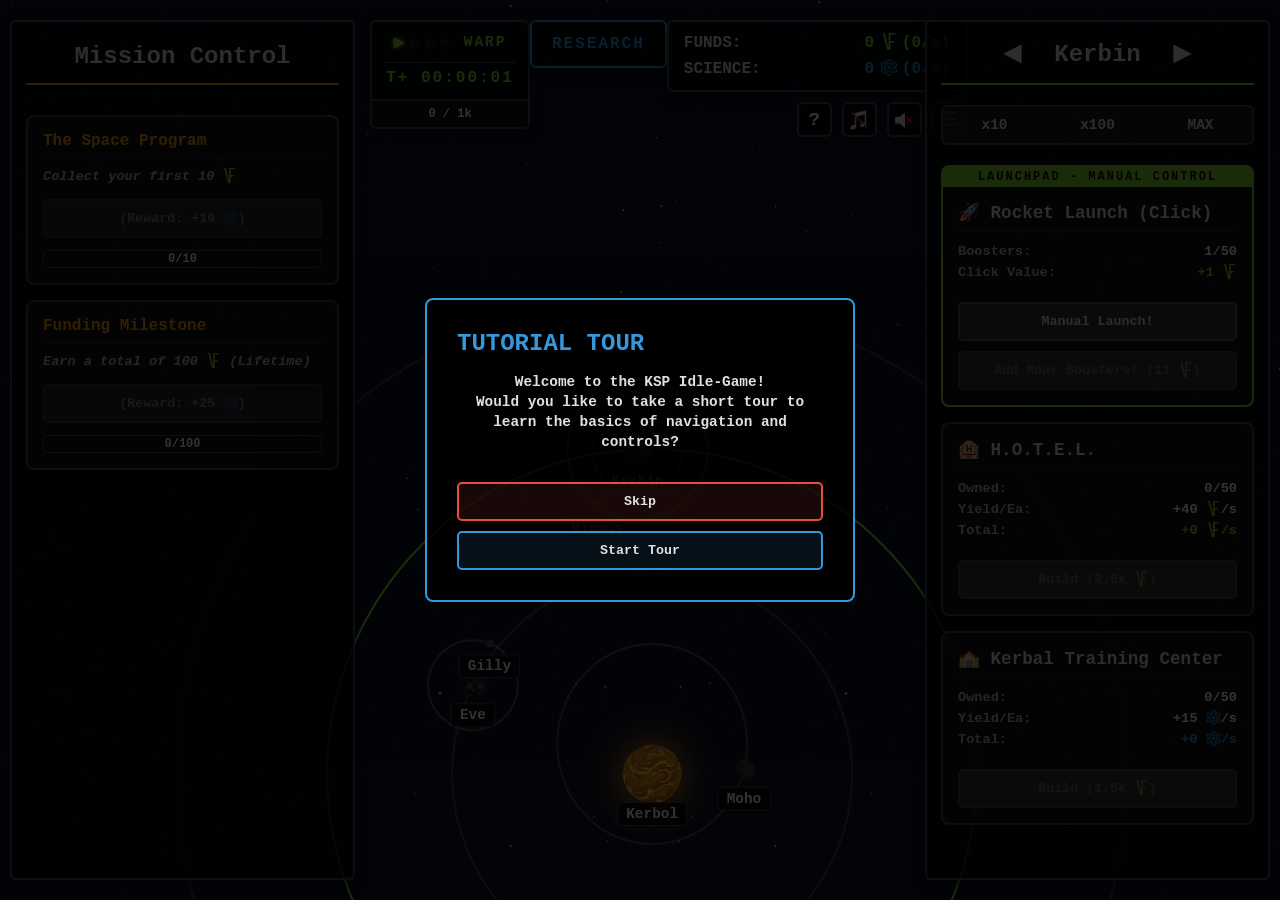
<file: index.html>
<!DOCTYPE html>
<html lang="en">
<head>
    <meta charset="UTF-8">
    <meta name="viewport" content="width=device-width, initial-scale=1.0">
    <title>Kerbal Clicker Program</title>
    <link rel="stylesheet" href="style.css">
	<meta name="google-site-verification" content="v-sbRP_MVW_QKXDUlluKxPLDmi3a16ONl73kzOwYSAQ" />
	<link rel="icon" href="textures/favicon.png">
</head>
<body>
    <main id="game-container">
		<div id="mobile-tab-nav" class="hidden-desktop">
            <button id="tab-mission" class="mobile-tab active" onclick="switchMobileTab('mission')">
				<div id="mobile-tab-mission-text">Missions</div>
				<div id="mobile-mission-indicator" class="hidden">!</div>
			</button>
            <button id="tab-action" class="mobile-tab" onclick="switchMobileTab('action')">Economy</button>
			<button id="tab-rnd" class="mobile-tab" onclick="document.getElementById('btn-rnd').click()">
				<div id="mobile-tab-rnd-text">RESEARCH</div>
				<div id="mobile-rnd-indicator" class="hidden">!</div>
			</button>
        </div>
	
        <aside id="mission-panel" class="side-panel">
            <h2 id="leftPanel-title">Mission Control</h2>
            <div id="missions-container">
            </div>
        </aside>

        <section id="solar-system-map">
			<div id="map-content">
				<!-- SVG Layer für die performanten Orbits -->
				<svg id="orbit-svg-layer" style="position: absolute; top: 50%; left: 50%; overflow: visible; pointer-events: none; z-index: 0;"></svg>
				<div id="asteroid-layer"></div>

				<!-- Globale AP und PE Marker -->
				<div class="apsis-marker" id="global-ap-marker" style="display: none;">Ap</div>
				<div class="apsis-marker" id="global-pe-marker" style="display: none;">Pe</div>

				<!-- Kerbol (Sun) -->
				<div class="sun" id="kerbol" onclick="selectPlanet('kerbol')">
					<span class="planet-label sun-label">Kerbol</span>
				</div>
				
				<!-- Moho -->
				<div class="planet-wrapper" id="wrapper-moho">
					<div class="planet planet-moho locked" id="planet-moho" onclick="selectPlanet('moho')"></div>
					<span class="planet-label">Moho</span>
				</div>
				
				<!-- Eve System -->
				<div class="planet-wrapper" id="wrapper-eve">
					<div class="planet planet-eve locked" id="planet-eve" onclick="selectPlanet('eve')"></div>
					<span class="planet-label">Eve</span>
					
					<!-- Gilly System -->
					<div class="planet-wrapper" id="wrapper-gilly">
						<div class="planet planet-gilly locked" id="planet-gilly" onclick="selectPlanet('gilly'); event.stopPropagation();"></div>
						<span class="planet-label">Gilly</span>
					</div>
				</div>
				
				<!-- Kerbin System -->
				<div class="planet-wrapper" id="wrapper-kerbin">
					<div class="planet planet-kerbin" id="planet-kerbin" onclick="selectPlanet('kerbin')"></div>
					<span class="planet-label">Kerbin</span>

					<!-- Mun System -->
					<div class="planet-wrapper" id="wrapper-mun">
						<div class="planet planet-mun locked" id="planet-mun" onclick="selectPlanet('mun'); event.stopPropagation();"></div>
						<span class="planet-label">Mun</span>
					</div>
					
					<!-- Minmus System -->
					<div class="planet-wrapper" id="wrapper-minmus">
						<div class="planet planet-minmus locked" id="planet-minmus" onclick="selectPlanet('minmus'); event.stopPropagation();"></div>
						<span class="planet-label">Minmus</span>
					</div>
				</div>
				
				<!-- Duna System -->
				<div class="planet-wrapper" id="wrapper-duna">
					<div class="planet planet-duna locked" id="planet-duna" onclick="selectPlanet('duna')"></div>
					<span class="planet-label">Duna</span>

					<!-- Ike System -->
					<div class="planet-wrapper" id="wrapper-ike">
						<div class="planet planet-ike locked" id="planet-ike" onclick="selectPlanet('ike'); event.stopPropagation();"></div>
						<span class="planet-label">Ike</span>
					</div>
				</div>
				
				<!-- Dres -->
				<div class="planet-wrapper planet-hidden" id="wrapper-dres">
					<div class="planet planet-dres locked" id="planet-dres" onclick="selectPlanet('dres')"></div>
					<span class="planet-label">Dres</span>
				</div>
				
				<!-- Jool System -->
				<div class="planet-wrapper" id="wrapper-jool">
					<div class="planet planet-jool locked" id="planet-jool" onclick="selectPlanet('jool')"></div>
					<span class="planet-label">Jool</span>
					
					<!-- Laythe System -->
					<div class="planet-wrapper" id="wrapper-laythe">
						<div class="planet planet-laythe locked" id="planet-laythe" onclick="selectPlanet('laythe'); event.stopPropagation();"></div>
						<span class="planet-label">Laythe</span>
					</div>
					
					<!-- Vall System -->
					<div class="planet-wrapper" id="wrapper-vall">
						<div class="planet planet-vall locked" id="planet-vall" onclick="selectPlanet('vall'); event.stopPropagation();"></div>
						<span class="planet-label">Vall</span>
					</div>
					
					<!-- Tylo System -->
					<div class="planet-wrapper" id="wrapper-tylo">
						<div class="planet planet-tylo locked" id="planet-tylo" onclick="selectPlanet('tylo'); event.stopPropagation();"></div>
						<span class="planet-label">Tylo</span>
					</div>
					
					<!-- Bop System -->
					<div class="planet-wrapper" id="wrapper-bop">
						<div class="planet planet-bop locked" id="planet-bop" onclick="selectPlanet('bop'); event.stopPropagation();"></div>
						<span class="planet-label">Bop</span>
					</div>
					
					<!-- Pol System -->
					<div class="planet-wrapper" id="wrapper-pol">
						<div class="planet planet-pol locked" id="planet-pol" onclick="selectPlanet('pol'); event.stopPropagation();"></div>
						<span class="planet-label">Pol</span>
					</div>
				</div>
				
				<!-- Eeloo -->
				<div class="planet-wrapper" id="wrapper-eeloo">
					<div class="planet planet-eeloo locked" id="planet-eeloo" onclick="selectPlanet('eeloo')"></div>
					<span class="planet-label" style="display: inline-block;">Eeloo</span>
				</div>
			</div>
            <div id="top-ui-layer">
				<div id="time-warp-container">
					<div id="warp-controls">
						<div id="warp-triangles">
							<span class="warp-arrow active" onclick="setWarpIndex(0)">▶</span>
							<span class="warp-arrow" onclick="setWarpIndex(1)">▶</span>
							<span class="warp-arrow" onclick="setWarpIndex(2)">▶</span>
							<span class="warp-arrow" onclick="setWarpIndex(3)">▶</span>
						</div>
						<div id="warp-label">WARP</div>
					</div>
					<div id="mission-time">T+ 00:00:00</div>
					<div id="warp-progress-container" class="mission-progress-container" onclick="attemptWarpUnlock()" style="display: none;">
						<div id="warp-progress-bar" class="mission-progress-bar"></div>
						<span id="warp-progress-text" class="mission-progress-text">0 / 0</span>
					</div>
				</div>
				
				<div id="rnd-content">
					<button id="btn-rnd" class="ksp-button">
						<div id="btn-text">
							<span class="rnd-text-long">RESEARCH &amp; DEVELOPMENT</span>
							<span class="rnd-text-short">RESEARCH</span>
						</div>
						<div id="rnd-indicator" class="hidden">!</div>
					</button>
				</div>	
				
				<div id="top-right-ui-container">
					<div id="resource-display">
						<span class="label">FUNDS:</span>
						<div class="resource-sum">
							<span id="ui-funds" class="value text-green">0</span> 
							<span class="currency"><img src="textures/Funds_Icon.png" alt="Funds" class="resource-icon"></span>
						</div>
						<div class="resource-income text-green small-income">
							(<span id="ui-income">0</span>/s)
						</div>
						<span class="label">SCIENCE:</span>
						<div class="resource-sum">
							<span id="ui-science" class="value text-blue">0</span> 
							<span class="currency"><img src="textures/Science_Icon.png" alt="Science" class="resource-icon"></span>
						</div>
						<div class="resource-income text-blue small-income">
							(<span id="ui-science-income">0</span>/s)
						</div>
					</div>
					<div id="utility-buttons">
						<button id="btn-debug-menu" class="utility-btn" title="Debug Menu" style="display: none; color: #f39c12;">🛠</button>
						<button id="btn-help-menu" class="utility-btn" title="Help">?</button>
						<button class="music-toggle-btn utility-btn icon-music-off" title="Music">
							<img id="music-icon" src="textures/MusicOff_Icon.png" alt="Music Off">
						</button>
						<button class="sound-toggle-btn utility-btn icon-sound-off" title="Sound">
							<img id="sound-icon" src="textures/SoundOff_Icon.png" alt="Sound Off">
						</button>
						<button id="btn-pause-menu" class="utility-btn" title="Pause">☰</button>
					</div>
				</div>
			</div>
			<div id="map-controls">
				<input type="range" id="zoom-slider" min="0.3" max="6" step="0.05" value="1">
			</div>
        </section>

        <section id="action-panel">
            <div class="panel-header-nav">
                <button id="btn-prev-planet" class="nav-arrow">◄</button>
                <h2 id="panel-title">Planet Name</h2>
                <button id="btn-next-planet" class="nav-arrow">►</button>
				<button id="mobile-buy-toggle" class="ksp-button mobile-buy-toggle hidden-desktop">x1</button>
            </div>
			
			<div id="buy-toggle-container" class="buy-toggle-container hidden">
				<div id="buy-toggle-slider" class="buy-toggle-slider"></div>
				<button class="buy-toggle-btn" data-mode="10">x10</button>
				<button class="buy-toggle-btn" data-mode="100">x100</button>
				<button class="buy-toggle-btn" data-mode="MAX">MAX</button>
			</div>

			<div id="unlock-section" class="hidden">
				<div id="unlock-scroll-area">
					<div id="unlock-req-text" class="hidden" style="color: var(--ksp-red); font-size: 0.9rem; margin-bottom: 10px; text-align: center; font-style: italic;"></div>
					<div id="transfer-chance-text"></div>
					<button id="btn-unlock" class="ksp-button btn-green">
						Launch Transfer Mission<br>
						(Cost: <span id="unlock-cost">0</span> <img src="textures/Funds_Icon.png" alt="Funds" class="resource-icon">)
					</button>
					<!-- Transfer Progress Bar (Standardmäßig versteckt) -->
					<div id="transfer-progress-container" class="mission-progress-container hidden" style="margin-top: 15px;">
						<div id="transfer-progress-bar" class="transfer-progress-bar"></div>
						<span id="transfer-progress-text" class="mission-progress-text">T - 00:00</span>
					</div>
					<button id="btn-transfer-fail-confirm" class="ksp-button btn-red hidden">Confirm</button>
					<!-- Rocket Assembly & Upgrades Container (Standardmäßig versteckt) -->
					<div id="rocket-assembly-container" class="action-card" style="margin-top: 15px;">
						<div class="rocket-assembly-title">Rocket Assembly &amp; Upgrades</div>
						<div class="rocket-assembly-wrapper">
							<img src="textures/rocketStaging.png" alt="Rocket Staging" class="rocket-assembly-img">
							<div id="rocket-upgrade-a" class="rocket-upgrade-label label-a">[A]<br>0/5</div>
							<div id="rocket-upgrade-b" class="rocket-upgrade-label label-b">[B]<br>0/5</div>
							<div id="rocket-upgrade-c" class="rocket-upgrade-label label-c">[C]<br>0/5</div>
							<div id="rocket-upgrade-d" class="rocket-upgrade-label label-d">[D]<br>0/5</div>
							<div id="rocket-upgrade-e" class="rocket-upgrade-label label-e">[E]<br>0/5</div>
							<div id="rocket-upgrade-f" class="rocket-upgrade-label label-f">[F]<br>0/5</div>
						</div>
						
						<!-- Grid für die direkten Raketen-Upgrades -->
						<div class="rocket-upgrades-grid">
							<button id="btn-upgrade-a" class="ksp-button btn-upgrade">Upgrade [A]<br>Capsule<br>
							<span id="upgrade-a-cost">0</span> <img src="textures/Funds_Icon.png" alt="Funds" class="resource-icon">
							</button>
							<button id="btn-upgrade-b" class="ksp-button btn-upgrade">Upgrade [B]<br>Antenna<br>
							<span id="upgrade-b-cost">0</span> <img src="textures/Funds_Icon.png" alt="Funds" class="resource-icon">
							</button>
							<button id="btn-upgrade-c" class="ksp-button btn-upgrade">Upgrade [C]<br>Batterie<br>
							<span id="upgrade-c-cost">0</span> <img src="textures/Funds_Icon.png" alt="Funds" class="resource-icon">
							</button>
							<button id="btn-upgrade-d" class="ksp-button btn-upgrade">Upgrade [D]<br>Fuel Tank<br>
							<span id="upgrade-d-cost">0</span> <img src="textures/Funds_Icon.png" alt="Funds" class="resource-icon">
							</button>
							<button id="btn-upgrade-e" class="ksp-button btn-upgrade">Upgrade [E]<br>Main Engine<br>
							<span id="upgrade-e-cost">0</span> <img src="textures/Funds_Icon.png" alt="Funds" class="resource-icon">
							</button>
							<button id="btn-upgrade-f" class="ksp-button btn-upgrade">Upgrade [F]<br>Stabilizers<br>
							<span id="upgrade-f-cost">0</span> <img src="textures/Funds_Icon.png" alt="Funds" class="resource-icon">
							</button>
						</div>
						
						<div id="rocket-assembly-footer">Higher levels improve success chance</div>
					</div>
				</div>
			</div>
		 
			<div id="economy-section" class="hidden">
				<div id="economy-scroll-area"></div>
			</div>
        </section>
    </main>

    <div id="rnd-modal" class="modal hidden">
        <div id="rnd-modal-content" class="modal-content">
            <div id="rnd-modal-header" class="modal-header">
                <h2>Research & Development (Tech Tree)</h2>
                <button id="btn-close-rnd" class="close-btn">X</button>
            </div>
            <p id="rnd-modal-p">
				Use Science <img src="textures/Science_Icon.png" alt="Science" class="resource-icon"> to unlock technologies. 
				<span id="rnd-science-display" class="text-blue" style="margin-left: 10px;">(Current: 0 <img src="textures/Science_Icon.png" alt="Science" class="resource-icon">)</span>
			</p>
            <div id="upgrades-container" class="tech-tree-viewport">
                <div id="tech-tree-canvas" class="tech-tree-canvas"></div>
            </div>
        </div>
    </div>

    <div id="esc-modal" class="modal hidden">
        <div class="modal-content esc-menu-content">
            <div class="modal-header">
                <h2>GAME PAUSED</h2>
                <button id="btn-close-esc" class="close-btn">X</button>
            </div>
            <div class="esc-menu-buttons">
                <button id="btn-resume" class="ksp-button btn-green">RESUME GAME</button>
				<button id="btn-feedback" class="ksp-button btn-blue">GIVE FEEDBACK</button>
                <button id="btn-reset" class="ksp-button btn-red">ABORT PROGRAM</button>
				
				<div class="esc-separator"></div>
				
				<div class="esc-sliders">
					<div class="slider-group">
						<button id="btn-toggle-music" class="music-toggle-btn utility-btn icon-sound-off" title="Music">
						<img id="music-icon" src="textures/MusicOff_Icon.png" alt="Music Off">
						</button>
						<input type="range" id="slider-music" class="ksp-slider" min="0" max="100" value="50">
					</div>
					<div class="slider-group">
						<button id="btn-toggle-sound" class="sound-toggle-btn utility-btn icon-sound-off" title="Sound">
							<img id="sound-icon" src="textures/SoundOff_Icon.png" alt="Sound Off">
						</button>
						<input type="range" id="slider-sound" class="ksp-slider" min="0" max="100" value="50">
					</div>
				</div>
				<div class="esc-separator"></div>
				<div class="checkbox-group" style="display: flex; justify-content: center; align-items: center; margin-top: 15px; color: #fff; font-family: monospace; font-size: 0.9rem;">
					<label style="cursor: pointer; display: flex; align-items: center;">
						<input type="checkbox" id="checkbox-show-labels" checked onchange="togglePlanetLabels(this.checked)" style="margin-right: 10px; cursor: pointer;">
						Show Planet Labels
					</label>
				</div>	
            </div>
        </div>
    </div>
	
	<div id="warp-locked-modal" class="modal hidden">
		<div class="modal-content esc-menu-content" style="border-color: #e74c3c;">
			<div class="modal-header" style="border-bottom: none;">
				<h2 style="color: #e74c3c;">WARP LEVEL LOCKED</h2>
				<button id="btn-close-warp-alert" class="close-btn">X</button>
			</div>
			<p style="margin-bottom: 20px; text-align: center; font-size: 0.9rem; line-height: 1.4;">
				You haven't unlocked this time warp level yet!<br><br>
				Keep collecting Science <img src="textures/Science_Icon.png" alt="Science" class="resource-icon"> for an upgrade.
			</p>
			<div class="esc-menu-buttons">
				<button id="btn-ok-warp-alert" class="ksp-button btn-red">Acknowledge</button>
			</div>
		</div>
	</div>
	
	<div id="reset-confirm-modal" class="modal hidden">
		<div class="modal-content esc-menu-content" style="border-color: #e74c3c;">
			<div class="modal-header" style="border-bottom: none;">
				<h2 style="color: #e74c3c;">WARNING</h2>
				<button id="btn-close-reset-confirm" class="close-btn">X</button>
			</div>
			<p style="margin-bottom: 20px; text-align: center; font-size: 0.9rem; line-height: 1.4;">
				Are you sure you want to abort your program?<br><br>
				This will completely reset your game progress!
			</p>
			<div class="esc-menu-buttons">
				<button id="btn-cancel-reset" class="ksp-button btn-green">No</button>
				<button id="btn-confirm-reset" class="ksp-button btn-red">Reset Progress</button>
			</div>
		</div>
	</div>
	
	<div id="warp-upgrade-modal" class="modal hidden">
		<div class="modal-content esc-menu-content" style="border-color: var(--ksp-blue);">
			<div class="modal-header" style="border-bottom: none;">
				<h2 style="color: var(--ksp-blue);">RESTRUCTURE AGENCY</h2>
				<button id="btn-close-warp-upgrade" class="close-btn">X</button>
			</div>
			<p style="margin-bottom: 20px; text-align: center; font-size: 0.9rem; line-height: 1.4;">
				WARNING: Unlock the next Time-Warp level?<br><br>
				This requires restructuring the agency! Your entire game progress (Funds, Buildings, Research, Contracts) will be completely reset!<br><br>
				Your unlocked warp levels and mission time (T+) will remain permanently.
			</p>
			<div class="esc-menu-buttons">
				<button id="btn-cancel-warp-upgrade" class="ksp-button btn-blue">Cancel</button>
				<button id="btn-confirm-warp-upgrade" class="ksp-button btn-red">Unlock & Restart</button>
			</div>
		</div>
	</div>
	
	<div id="help-modal" class="modal hidden">
		<div class="modal-content help-modal-content">
			<div class="modal-header">
				<h2>HELP</h2>
				<button id="btn-close-help" class="close-btn">X</button>
			</div>
			<div class="button-container">
				<button id="btn-start-tutorial" class="ksp-button btn-blue">Start Tutorial Tour</button>
			</div>
			
			<h3>Hotkeys</h3>
			<div class="hotkeys-list">
				<div class="hotkey-row">
					<span class="hotkey-keys"><kbd>ESC</kbd></span>
					<span class="hotkey-desc">Pause / Close active menu</span>
				</div>
				<div class="hotkey-row">
					<span class="hotkey-keys"><kbd>Space</kbd></span>
					<span class="hotkey-desc">Manual Launch/Click</span>
				</div>
				<div class="hotkey-row">
					<span class="hotkey-keys"><kbd>F</kbd></span>
					<span class="hotkey-desc">Toggle R&D Center</span>
				</div>
				<div class="hotkey-row">
					<span class="hotkey-keys"><kbd>,</kbd> <kbd>.</kbd></span>
					<span class="hotkey-desc">Time Warp Up/Down</span>
				</div>
				<div class="hotkey-row">
					<span class="hotkey-keys"><kbd>A</kbd> <kbd>D</kbd></span>
					<span class="hotkey-desc">Cycle Planets</span>
				</div>
				<div class="hotkey-row">
					<span class="hotkey-keys"><kbd>W</kbd> <kbd>S</kbd></span>
					<span class="hotkey-desc">Cycle Unlocked</span>
				</div>
			</div>
		</div>
	</div>
	
	<div id="debug-modal" class="modal hidden">
		<div class="modal-content esc-menu-content">
			<div class="modal-header" style="border-bottom: none;">
				<h2>DEBUG MENU</h2>
				<button id="btn-close-debug" class="close-btn">X</button>
			</div>
			<div class="esc-menu-buttons">
				<button id="btn-cheat-research" class="ksp-button btn-blue">Unlock All Research</button>
				<button id="btn-cheat-warp" class="ksp-button btn-red">Unlock All Warp Levels</button>
				<button id="btn-cheat-funds-science" class="ksp-button btn-green">+1G Funds & Science</button>
				<button id="btn-cheat-total-science" class="ksp-button btn-blue">+1G total science</button>
				<button id="btn-cheat-planets" class="ksp-button btn-blue">Unlock All Planets</button>
				<button id="btn-cheat-current-planet" class="ksp-button btn-blue">Unlock Selected Planet</button>
			</div>
		</div>
	</div>

	<audio id="bg-music" loop><source src="sounds/music.mp3" type="audio/mpeg"></audio>
    <script src="data.js"></script>
	<script src="asteroids.js"></script>
	<script src="techTree.js"></script>
	<script src="ui.js"></script>
	<script src="audio.js"></script>
	<script src="tutorial.js"></script>
	<script src="game.js"></script>
	<script src="debug.js"></script>
</body>
</html>
</file>
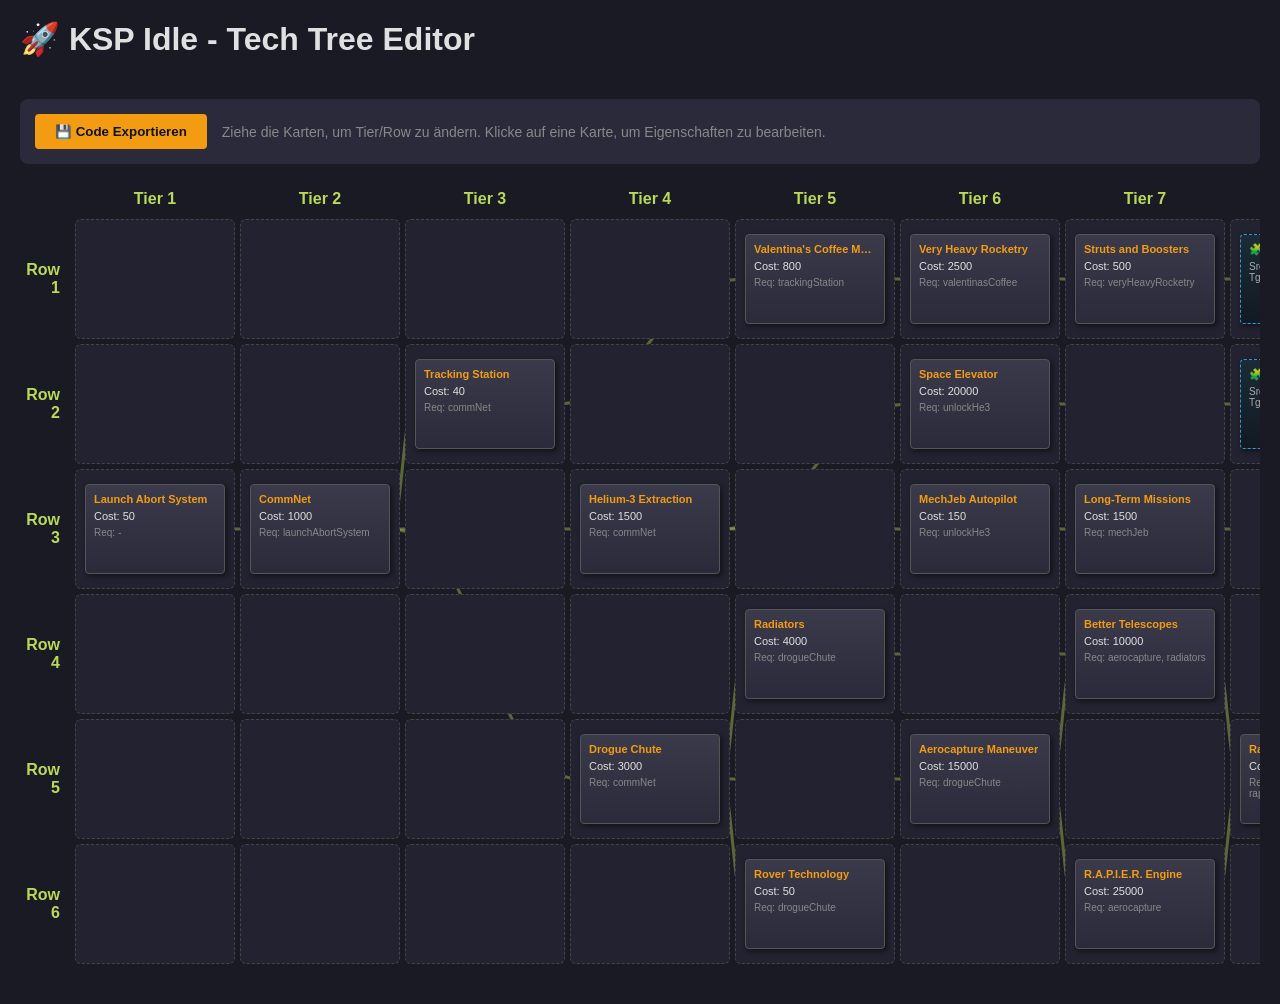
<file: techtree-editor_V4.html>
<!DOCTYPE html>
<html lang="de">
<head>
    <meta charset="UTF-8">
    <meta name="viewport" content="width=device-width, initial-scale=1.0">
    <title>KSP Idle - Tech Tree Editor</title>
    <script src="data.js"></script>
    <style>
        :root {
            --bg-color: #1a1a24;
            --grid-bg: #222230;
            --text-color: #e0e0e0;
            --accent: #bada55;
            --accent-orange: #f39c12;
            --dummy-border: #3498db;
        }
        
        body {
            font-family: 'Segoe UI', Tahoma, Geneva, Verdana, sans-serif;
            background-color: var(--bg-color);
            color: var(--text-color);
            margin: 0;
            padding: 20px;
            display: flex;
            flex-direction: column;
            gap: 20px;
        }

        h1 { margin-top: 0; }

        .toolbar {
            display: flex;
            gap: 15px;
            background: #2a2a3a;
            padding: 15px;
            border-radius: 8px;
            align-items: center;
        }

        button {
            background-color: var(--accent-orange);
            color: #111;
            border: none;
            padding: 10px 20px;
            font-weight: bold;
            cursor: pointer;
            border-radius: 4px;
            transition: transform 0.1s;
        }

        button:active { transform: scale(0.95); }

        .grid-container {
            display: grid;
            grid-template-columns: 50px repeat(12, 160px);
            grid-template-rows: 30px repeat(6, 120px);
            gap: 5px;
            overflow-x: auto;
            padding-bottom: 20px;
            position: relative;
            z-index: 1;
        }

        .header-cell {
            text-align: center;
            font-weight: bold;
            color: var(--accent);
            align-self: center;
        }

        .row-label {
            align-self: center;
            text-align: right;
            padding-right: 10px;
            font-weight: bold;
            color: var(--accent);
        }

        .drop-zone {
            background-color: var(--grid-bg);
            border: 1px dashed #444;
            border-radius: 6px;
            position: relative;
            display: flex;
            align-items: center;
            justify-content: center;
            gap: 4px;
            flex-wrap: wrap;
            z-index: 2;
        }

        .drop-zone.drag-over {
            background-color: #3a3a4a;
            border-color: var(--accent);
        }

        .card {
            background: linear-gradient(180deg, #3a3a4a 0%, #2a2a3a 100%);
            border: 1px solid #555;
            border-radius: 4px;
            padding: 8px;
            width: 140px;
            height: 90px;
            cursor: grab;
            box-sizing: border-box;
            display: flex;
            flex-direction: column;
            font-size: 12px;
            box-shadow: 2px 2px 5px rgba(0,0,0,0.5);
            user-select: none;
        }

        .card.dummy-card {
            background: linear-gradient(180deg, #1c2b36 0%, #111a22 100%);
            border: 1px dashed var(--dummy-border);
        }

        .card.dummy-card .card-title {
            color: var(--dummy-border);
        }

        .card:active { cursor: grabbing; }
        .card-title { font-weight: bold; margin-bottom: 5px; font-size: 11px; color: var(--accent-orange); white-space: nowrap; overflow: hidden; text-overflow: ellipsis; }
        .card-reqs { font-size: 10px; color: #888; flex-grow: 1; overflow: hidden; }

        .modal {
            display: none;
            position: fixed;
            top: 0; left: 0; width: 100%; height: 100%;
            background: rgba(0,0,0,0.8);
            align-items: center;
            justify-content: center;
            z-index: 1000;
        }

        .modal-content {
            background: #2a2a3a;
            padding: 20px;
            border-radius: 8px;
            width: 400px;
            display: flex;
            flex-direction: column;
            gap: 15px;
        }

        .modal input[type="text"], .modal input[type="number"], .modal select {
            background: #1a1a24;
            color: #fff;
            border: 1px solid #444;
            padding: 8px;
            border-radius: 4px;
            width: 100%;
            box-sizing: border-box;
        }

        .req-list-container {
            background: #1a1a24;
            border: 1px solid #444;
            border-radius: 4px;
            padding: 10px;
            max-height: 130px;
            overflow-y: auto;
            display: flex;
            flex-direction: column;
            gap: 6px;
        }

        .req-list-container label {
            display: flex;
            align-items: center;
            gap: 8px;
            font-size: 13px;
            cursor: pointer;
        }

        .export-area {
            display: none;
            flex-direction: column;
            gap: 10px;
        }

        textarea {
            width: 100%;
            height: 350px;
            background: #111;
            color: var(--accent);
            font-family: monospace;
            padding: 10px;
            border: 1px solid #444;
            border-radius: 4px;
            white-space: pre;
            box-sizing: border-box;
        }
    </style>
</head>
<body>

    <h1>🚀 KSP Idle - Tech Tree Editor</h1>
    
    <div class="toolbar">
        <button onclick="exportCode()">💾 Code Exportieren</button>
        <span style="font-size: 14px; color: #888;">Ziehe die Karten, um Tier/Row zu ändern. Klicke auf eine Karte, um Eigenschaften zu bearbeiten.</span>
    </div>

    <div class="export-area" id="export-area">
        <label for="export-output">Kopiere diesen Code und ersetze damit <b>techDummies</b> und <b>upgrades</b> in der <b>data.js</b>:</label>
        <textarea id="export-output" readonly></textarea>
        <button style="width: 200px; background-color: #555;" onclick="closeExport()">Schließen</button>
    </div>

    <div class="grid-container" id="grid">
    </div>

    <div class="modal" id="edit-modal">
        <div class="modal-content">
            <h3 id="modal-title" style="margin: 0; color: var(--accent-orange);">Upgrade Bearbeiten</h3>
            
            <input type="hidden" id="edit-id">
            <input type="hidden" id="edit-is-dummy">
            
            <div id="upgrade-fields" style="display: flex; flex-direction: column; gap: 10px;">
                <label>Name:</label>
                <input type="text" id="edit-name">
                
                <label>Kosten (Science):</label>
                <input type="number" id="edit-cost">
                
                <label>Requirements (auswählen):</label>
                <div id="edit-req-list" class="req-list-container">
                </div>
            </div>

            <div id="dummy-fields" style="display: flex; flex-direction: column; gap: 10px;">
                <label>Source Upgrade ID:</label>
                <select id="edit-dummy-source"></select>
                
                <label>Target Upgrade ID:</label>
                <select id="edit-dummy-target"></select>
            </div>
            
            <div style="display: flex; gap: 10px; margin-top: 10px;">
                <button onclick="saveEdit()">Speichern</button>
                <button onclick="closeModal()" style="background-color: #555;">Abbrechen</button>
            </div>
        </div>
    </div>

<script>
let techDummiesData = (typeof gameData !== 'undefined' && gameData.techDummies) 
    ? JSON.parse(JSON.stringify(gameData.techDummies)) 
    : [];

let upgradesData = (typeof gameData !== 'undefined' && gameData.upgrades) 
    ? JSON.parse(JSON.stringify(gameData.upgrades)) 
    : {};

const MAX_TIERS = 12;
const MAX_ROWS = 6;

function initGrid() {
    const grid = document.getElementById('grid');
    if (!grid) return;

    grid.innerHTML = '';
    
    grid.appendChild(createDiv('header-cell', ''));
    for (let t = 1; t <= MAX_TIERS; t++) {
        grid.appendChild(createDiv('header-cell', `Tier ${t}`));
    }

    for (let r = 1; r <= MAX_ROWS; r++) {
        grid.appendChild(createDiv('row-label', `Row ${r}`));
        for (let t = 1; t <= MAX_TIERS; t++) {
            const cell = createDiv('drop-zone', '');
            cell.dataset.tier = t;
            cell.dataset.row = r;
            
            cell.addEventListener('dragover', handleDragOver);
            cell.addEventListener('dragleave', handleDragLeave);
            cell.addEventListener('drop', handleDrop);
            
            grid.appendChild(cell);
        }
    }

    placeCards();
    requestAnimationFrame(drawLines);
}

function placeCards() {
    for (const key in upgradesData) {
        const upgrade = upgradesData[key];
        const cell = document.querySelector(`.drop-zone[data-tier="${upgrade.tier}"][data-row="${upgrade.row}"]`);
        
        if (!cell) continue;

        const card = document.createElement('div');
        card.className = 'card';
        card.draggable = true;
        card.id = `card-upgrade-${upgrade.id}`;
        card.dataset.id = upgrade.id;
        card.dataset.isDummy = 'false';
        
        card.addEventListener('dragstart', handleDragStart);
        card.addEventListener('click', openEditModal);
        
        updateCardContent(card, upgrade);
        cell.appendChild(card);
    }

    for (let i = 0; i < techDummiesData.length; i++) {
        const dummy = techDummiesData[i];
        const cell = document.querySelector(`.drop-zone[data-tier="${dummy.tier}"][data-row="${dummy.row}"]`);

        if (!cell) continue;

        const card = document.createElement('div');
        card.className = 'card dummy-card';
        card.draggable = true;
        card.id = `card-dummy-${dummy.id}`;
        card.dataset.id = dummy.id;
        card.dataset.isDummy = 'true';

        card.addEventListener('dragstart', handleDragStart);
        card.addEventListener('click', openEditModal);

        updateDummyCardContent(card, dummy);
        cell.appendChild(card);
    }
}

function updateCardContent(card, upgrade) {
    if (!card || !upgrade) return;
    const reqText = upgrade.req.length > 0 ? `Req: ${upgrade.req.join(', ')}` : 'Req: -';
    card.innerHTML = `
        <div class="card-title">${upgrade.name}</div>
        <div style="font-size: 11px; margin-bottom: 5px;">Cost: ${upgrade.cost}</div>
        <div class="card-reqs">${reqText}</div>
    `;
}

function updateDummyCardContent(card, dummy) {
    if (!card || !dummy) return;
    card.innerHTML = `
        <div class="card-title">🧩 Dummy: ${dummy.id}</div>
        <div style="font-size: 10px; color: #aaa;">Src: ${dummy.source}</div>
        <div style="font-size: 10px; color: #aaa;">Tgt: ${dummy.target}</div>
    `;
}

function createDiv(className, innerText) {
    const div = document.createElement('div');
    div.className = className;
    div.innerText = innerText;
    return div;
}

function getCardElement(id) {
    const upgCard = document.getElementById(`card-upgrade-${id}`);
    if (upgCard) return upgCard;
    return document.getElementById(`card-dummy-${id}`);
}

function drawLines() {
    const grid = document.getElementById('grid');
    if (!grid) return;

    let svg = document.getElementById('editor-lines');
    if (!svg) {
        svg = document.createElementNS('http://www.w3.org/2000/svg', 'svg');
        svg.id = 'editor-lines';
        svg.style.position = 'absolute';
        svg.style.top = '0';
        svg.style.left = '0';
        svg.style.pointerEvents = 'none';
        svg.style.zIndex = '0';
        grid.insertBefore(svg, grid.firstChild);
    }

    svg.innerHTML = '';

    const scrollW = grid.scrollWidth;
    const scrollH = grid.scrollHeight;
    svg.style.width = scrollW + 'px';
    svg.style.height = scrollH + 'px';

    const gridRect = grid.getBoundingClientRect();

    for (const key in upgradesData) {
        const upg = upgradesData[key];
        if (!upg.req || upg.req.length === 0) continue;

        const targetCard = getCardElement(key);
        if (!targetCard) continue;

        const tRect = targetCard.getBoundingClientRect();
        
        for (const reqKey of upg.req) {
            const sourceCard = getCardElement(reqKey);
            
            if (!sourceCard) continue; 

            const sRect = sourceCard.getBoundingClientRect();

            const startX = sRect.right - gridRect.left + grid.scrollLeft;
            const startY = sRect.top - gridRect.top + grid.scrollTop + (sRect.height / 2);
            
            const endX = tRect.left - gridRect.left + grid.scrollLeft;
            const endY = tRect.top - gridRect.top + grid.scrollTop + (tRect.height / 2);

            let d = '';
            
            const dummyData = techDummiesData.find(dum => dum.target === key && dum.source === reqKey);
            const dummyCard = dummyData ? document.getElementById(`card-dummy-${dummyData.id}`) : null;

            if (dummyCard) {
                const dRect = dummyCard.getBoundingClientRect();
                const dummyInX = dRect.left - gridRect.left + grid.scrollLeft;
                const dummyOutX = dRect.right - gridRect.left + grid.scrollLeft;
                const dummyY = dRect.top - gridRect.top + grid.scrollTop + (dRect.height / 2);
                
                const midX1 = startX + (dummyInX - startX) / 2;
                const midX2 = dummyOutX + (endX - dummyOutX) / 2;
                
                d = `M ${startX} ${startY} C ${midX1} ${startY}, ${midX1} ${dummyY}, ${dummyInX} ${dummyY} L ${dummyOutX} ${dummyY} C ${midX2} ${dummyY}, ${midX2} ${endY}, ${endX} ${endY}`;
            } else {
                const midX = startX + (endX - startX) / 2;
                d = `M ${startX} ${startY} C ${midX} ${startY}, ${midX} ${endY}, ${endX} ${endY}`;
            }

            const line = document.createElementNS('http://www.w3.org/2000/svg', 'path');
            line.setAttribute('d', d);
            line.setAttribute('stroke-width', '3');
            line.setAttribute('stroke', 'rgba(186, 218, 85, 0.4)');
            line.setAttribute('fill', 'none');
            
            svg.appendChild(line);
        }
    }
}

function handleDragStart(e) {
    const isDummy = e.currentTarget.dataset.isDummy === 'true';
    const id = e.currentTarget.dataset.id;
    const payload = isDummy ? `dummy:${id}` : `upgrade:${id}`;
    e.dataTransfer.setData('text/plain', payload);
}

function handleDragOver(e) {
    e.preventDefault();
    const target = e.target.closest('.drop-zone');
    if (!target) return;
    target.classList.add('drag-over');
}

function handleDragLeave(e) {
    const target = e.target.closest('.drop-zone');
    if (!target) return;
    target.classList.remove('drag-over');
}

function handleDrop(e) {
    e.preventDefault();
    const targetCell = e.target.closest('.drop-zone');
    if (!targetCell) return;
    
    targetCell.classList.remove('drag-over');

    const payload = e.dataTransfer.getData('text/plain');
    if (!payload) return;

    const parts = payload.split(':');
    const type = parts[0];
    const id = parts[1];

    const card = document.getElementById(`card-${type}-${id}`);
    if (!card) return;

    const newTier = parseInt(targetCell.dataset.tier);
    const newRow = parseInt(targetCell.dataset.row);

    if (type === 'dummy') {
        const dummy = techDummiesData.find(d => d.id === id);
        if (dummy) {
            dummy.tier = newTier;
            dummy.row = newRow;
        }
        targetCell.appendChild(card);
    } else {
        if (upgradesData[id]) {
            upgradesData[id].tier = newTier;
            upgradesData[id].row = newRow;
        }
        targetCell.appendChild(card);
    }
    
    requestAnimationFrame(drawLines);
}

function openEditModal(e) {
    const id = e.currentTarget.dataset.id;
    if (!id) return;

    const isDummy = e.currentTarget.dataset.isDummy === 'true';

    document.getElementById('edit-id').value = id;
    document.getElementById('edit-is-dummy').value = isDummy ? 'true' : 'false';

    const upgradeFields = document.getElementById('upgrade-fields');
    const dummyFields = document.getElementById('dummy-fields');

    const allNodes = [];
    const sortedUpgKeys = Object.keys(upgradesData).sort();
    sortedUpgKeys.forEach(k => allNodes.push({ id: k, name: upgradesData[k].name, isDummy: false }));
    
    const sortedDummyKeys = [...techDummiesData].sort((a, b) => a.id.localeCompare(b.id));
    sortedDummyKeys.forEach(d => allNodes.push({ id: d.id, name: `Dummy: ${d.id}`, isDummy: true }));

    if (isDummy) {
        const dummy = techDummiesData.find(d => d.id === id);
        if (!dummy) return;

        document.getElementById('modal-title').innerText = 'Dummy Upgrade Bearbeiten';
        upgradeFields.style.display = 'none';
        dummyFields.style.display = 'flex';

        const sourceSelect = document.getElementById('edit-dummy-source');
        const targetSelect = document.getElementById('edit-dummy-target');
        
        sourceSelect.innerHTML = '<option value="">-- Keine / Bitte wählen --</option>';
        targetSelect.innerHTML = '<option value="">-- Keine / Bitte wählen --</option>';

        allNodes.forEach(node => {
            if (node.id === id) return;
            
            const optSrc = document.createElement('option');
            optSrc.value = node.id;
            optSrc.innerText = `${node.name} (${node.id})`;
            if (dummy.source === node.id) optSrc.selected = true;
            sourceSelect.appendChild(optSrc);

            const optTgt = document.createElement('option');
            optTgt.value = node.id;
            optTgt.innerText = `${node.name} (${node.id})`;
            if (dummy.target === node.id) optTgt.selected = true;
            targetSelect.appendChild(optTgt);
        });

        document.getElementById('edit-modal').style.display = 'flex';
        return;
    }

    const upgrade = upgradesData[id];
    if (!upgrade) return;

    document.getElementById('modal-title').innerText = 'Upgrade Bearbeiten';
    dummyFields.style.display = 'none';
    upgradeFields.style.display = 'flex';

    document.getElementById('edit-name').value = upgrade.name;
    document.getElementById('edit-cost').value = upgrade.cost;
    
    const reqListContainer = document.getElementById('edit-req-list');
    reqListContainer.innerHTML = ''; 
    
    allNodes.forEach(node => {
        if (node.id === id) return;
        
        const isChecked = upgrade.req.includes(node.id) ? 'checked' : '';
        
        const label = document.createElement('label');
        label.innerHTML = `
            <input type="checkbox" value="${node.id}" ${isChecked}> 
            <span><b>${node.name}</b> <span style="color:#888;">(${node.id})</span></span>
        `;
        reqListContainer.appendChild(label);
    });

    document.getElementById('edit-modal').style.display = 'flex';
}

function closeModal() {
    document.getElementById('edit-modal').style.display = 'none';
}

function saveEdit() {
    const id = document.getElementById('edit-id').value;
    if (!id) return;

    const isDummy = document.getElementById('edit-is-dummy').value === 'true';

    if (isDummy) {
        const dummy = techDummiesData.find(d => d.id === id);
        if (!dummy) return;

        dummy.source = document.getElementById('edit-dummy-source').value.trim();
        dummy.target = document.getElementById('edit-dummy-target').value.trim();

        const card = document.getElementById(`card-dummy-${id}`);
        updateDummyCardContent(card, dummy);
        closeModal();
        requestAnimationFrame(drawLines);
        return;
    }

    if (!upgradesData[id]) return;

    const checkboxes = document.querySelectorAll('#edit-req-list input[type="checkbox"]:checked');
    const reqArr = Array.from(checkboxes).map(cb => cb.value);

    upgradesData[id].name = document.getElementById('edit-name').value;
    upgradesData[id].cost = parseInt(document.getElementById('edit-cost').value) || 0;
    upgradesData[id].req = reqArr;

    const card = document.getElementById(`card-upgrade-${id}`);
    updateCardContent(card, upgradesData[id]);
    closeModal();
    
    requestAnimationFrame(drawLines);
}

function exportCode() {
    const area = document.getElementById('export-area');
    const output = document.getElementById('export-output');
    if (!area || !output) return;

    let jsString = "    techDummies: [\n";
    for (let i = 0; i < techDummiesData.length; i++) {
        const d = techDummiesData[i];
        jsString += `        { id: '${d.id}', source: '${d.source}', target: '${d.target}', tier: ${d.tier}, row: ${d.row} }`;
        if (i < techDummiesData.length - 1) jsString += ",";
        jsString += "\n";
    }
    jsString += "    ],\n";

    jsString += "    upgrades: {\n";
    const keys = Object.keys(upgradesData);
    for (let i = 0; i < keys.length; i++) {
        const key = keys[i];
        const u = upgradesData[key];
        
        const reqStr = u.req.length > 0 ? `'${u.req.join("', '")}'` : '';
        const nameEscaped = u.name.replace(/'/g, "\\'");
        const descEscaped = u.desc.replace(/'/g, "\\'");
        
        jsString += `        ${key}: { id: '${u.id}', name: '${nameEscaped}', cost: ${u.cost}, unlocked: ${u.unlocked}, desc: '${descEscaped}', tier: ${u.tier}, row: ${u.row}, req: [${reqStr}] }`;
        if (i < keys.length - 1) jsString += ",";
        jsString += "\n";
    }
    jsString += "    },";

    output.value = jsString;
    area.style.display = 'flex';
}

function closeExport() {
    const area = document.getElementById('export-area');
    if (!area) return;
    area.style.display = 'none';
}

initGrid();

</script>
</body>
</html>
</file>
<file: style.css>
:root {
	--ksp-green: #8ada31;
	--ksp-orange: #f39c12;
	--space-bg: #0b0f19;
	--panel-bg: rgba(20, 30, 45, 0.9);
	--text-main: #e0e0e0;
	--ksp-blue: #3498db;
	--ksp-red: #e74c3c;
	touch-action: manipulation;
}

* { 
	box-sizing: border-box;
	margin: 0;
	padding: 0;
	font-family: 'Courier New', Courier, monospace;
	font-weight: bold;
	-webkit-tap-highlight-color: transparent;
}

body {
	background-color: var(--space-bg);
	color: var(--text-main);
	overflow: hidden;
	display: flex;
	flex-direction: column;
	height: 100vh; /* Fallback */
	height: 100dvh; /* Dynamische Höhe berücksichtigt die mobile Adressleiste */
	user-select: none;
}

.svg-orbit {
	/* Skaliert die Strichstärke exakt wie die alten DIV-Orbits und die Transfer-Route */
	stroke-width: calc(2px * var(--inv-scale, 1));
}

.svg-orbit-highlight {
	stroke: var(--ksp-green) !important;
}

/* =========================================
   Interplanetares Transfer Visual
   ========================================= */
#transfer-layer {
	position: absolute;
	top: 50%;
	left: 50%;
	width: 0;
	height: 0;
	z-index: 45; /* Unter den Planeten (50+), über den Orbits */
	pointer-events: none;
	overflow: visible;
}

.transfer-path {
	fill: none;
	stroke: rgba(1, 255, 255, 0.8);
	/* Nutzt nun die gleiche Skalierungs-Variable wie die Orbits */
	stroke-width: calc(2px * var(--inv-scale, 1));
	opacity: 0.7;
}

.transfer-rocket {
	position: absolute;
	width: 19px;
	height: 8px;
	z-index: 46;
	pointer-events: none;
	display: flex;
	align-items: center;
	justify-content: center;
	transform-origin: center center;
	background-image: url('textures/Rocket.png');
	background-size: 19px 8px;
	will-change: background-position, background-size;
}

#rocket-card {
	border: 2px solid var(--ksp-green);
	margin-bottom: 15px; 
	overflow: hidden; /* Schneidet alles exakt passend an der Rahmenkante ab */
	padding: 0; /* Padding muss in den inneren Container verschoben werden */
}

#launchpad-label {
	background-color: var(--ksp-green);
	color: #111;
	padding: 3px 0;
	text-align: center;
	font-size: 0.75rem;
	font-weight: bold;
	letter-spacing: 2px;
	width: 100%;
	box-sizing: border-box;
}

#rocket-content {
	padding: 15px; /* Passe diesen Wert an dein ursprüngliches #rocket-card Padding an */
}

.resource-icon {
	height: 1.1em;
	width: 1.1em;
	vertical-align: middle;
	margin-top: -0.15em; 
	display: inline-block;
	object-fit: contain;
}

#top-bar {
	background: #000;
	border-bottom: 2px solid #333;
	padding: 15px 30px;
	display: flex;
	align-items: center;
	gap: 30px;
	justify-content: space-between;
	font-size: 1.2rem;
	z-index: 10;
}

.resource-box {
	display: flex;
	align-items: center;
	gap: 6px;
	width: 100%;
}

.label {
	margin-right: auto;
}

.text-blue { color: var(--ksp-blue) !important; }
.text-green { color: var(--ksp-green) !important; }
.text-orange { color: var(--ksp-orange) !important; }
.currency { color: #888 !important; }

#game-container {
	display: block;
	flex: 1;
	position: relative;
	height: 100%;
}

#solar-system-map {
	position: absolute;
	top: 0;
	left: 0;
	width: 100%;
	background-color: var(--space-bg);
	background-image: url('textures/Star_Background_Square_Repeatable.png');
	background-repeat: repeat;
	background-position: center center;
	height: 100%;
	z-index: 1;
	overflow: hidden;
	cursor: grab;
	will-change: background-position, background-size;	
}

#solar-system-map:active {
	cursor: grabbing;   
}

.sun {
	width: 60px;
	height: 60px;
	background-image: url('textures/kerbol_Stylized_Transparent.png');
	background-size: cover;
	background-position: center;
	background-repeat: no-repeat;
	border-radius: 50%;
	box-shadow: 0 0 40px #f18e0f;
	position: absolute;
	cursor: pointer;
	transition: box-shadow 0.3s;
}

@media (hover: hover) and (pointer: fine) {
	#kerbol:hover {box-shadow: 0 0 25px rgba(255, 255, 255, 0.8); }
}

/* Der Wrapper übernimmt Position und Dimensionen */
.planet-wrapper {
	position: absolute;
	left: 50%;
	transform: translateX(-50%);
	pointer-events: none; /* Klicks an Kinder durchreichen */
}

/* Planet füllt den Wrapper komplett aus */
.planet {
	width: 100%;
	height: 100%;
	border-radius: 50%;
	cursor: pointer;
	transition: box-shadow 0.2s, filter 0.2s;
	pointer-events: auto; /* Klicks nur auf dem Planetenkörper erlauben */
	background-size: cover;
	background-position: center;
	background-repeat: no-repeat;
}

/* Filter greift jetzt nur noch auf den Körper, nicht auf Monde/Labels */
.planet.locked {
	filter: grayscale(100%) brightness(0.4);
}

#zoom-label {
	color: var(--ksp-green);
	font-size: 0.9rem;
	font-weight: bold;
	white-space: nowrap;
	letter-spacing: 2px;
	margin: 0;
}

#zoom-slider {
	width: 100%;
	accent-color: #333;
	background: #222;
	height: 6px;
	border-radius: 3px;
	cursor: pointer;
	outline: none;
}

#map-content {
	width: 100%;
	height: 100%;
	display: flex;		  
	align-items: center;	
	justify-content: center;  
	position: relative;
	transform-origin: center center;
}

#leftPanel-title {
	display: flex;
	border-bottom: 2px solid var(--ksp-orange);
	align-items: center;
	justify-content: center;
	padding-top: 7px;
	padding-bottom: 13px;
}

#map-controls {
	position: absolute;
	bottom: 20px;
	right: 20px;
	height: 40px; 
	padding: 21px 15px;
	border-radius: 6px;
	display: flex;
	flex-direction: row;
	align-items: center;
	gap: 10px;
	z-index: 5;
	pointer-events: auto;
	box-sizing: border-box;
	display: none; 
	transition: right 0.2s ease;
}

#resource-display {
	background: rgba(0, 0, 0, 0.8);
	border: 2px solid #444;
	padding: 12px 15px;
	border-radius: 6px;
	display: grid;
	grid-template-columns: 1fr auto auto;
	align-items: center; 
	gap: 8px 4px;	   
	box-shadow: 0 4px 15px rgba(0, 0, 0, 0.6);
	min-width: 300px;
}

.resource-sum {
	display: flex;
	justify-content: flex-end;
	align-items: center;
	gap: 6px;
	white-space: nowrap; 
}

.resource-income {
	display: flex;
	justify-content: flex-end;
	align-items: center;
	white-space: nowrap;
}

#btn-rnd {
	height: 48px;
	margin: 0;
	padding: 0;
	background: transparent;
	border: none;
	display: flex;
	align-items: center;
	cursor: pointer;
	transition: transform 0.1s;
	box-sizing: border-box;
}

#btn-rnd:hover {
	transform: scale(1.01);
}

#btn-rnd:active {
	transform: scale(0.99);
}

/* 1. Linker Teil: Text-Bereich */
#btn-text {
	flex: 1;
	height: 100%;
	padding: 0 20px;
	background: rgba(0, 0, 0, 0.8);
	border: 2px solid var(--ksp-blue);
	border-radius: 6px; /* Standardmäßig komplett abgerundet */
	display: flex;
	align-items: center;
	justify-content: center;
	font-size: 1rem;
	font-weight: bold;
	letter-spacing: 2px;
	color: var(--ksp-blue);
	box-shadow: 0 4px 15px rgba(0, 0, 0, 0.6);
	box-sizing: border-box;
	transition: background 0.1s;
	white-space: nowrap;
}

#btn-rnd:hover #btn-text {
	background: rgba(52, 152, 219, 0.15);
}

#btn-rnd:hover #rnd-indicator {
	background: rgba(52, 152, 219, 0.15);
}

#btn-rnd:has(#rnd-indicator:not(.hidden)) #btn-text {
	border-right: none;
	border-radius: 6px 0 0 6px;
}

/* =========================================
   Responsive R&D Button Text (Desktop)
   ========================================= */
.rnd-text-short {
	display: none;
}

/* Passe die 1450px an, falls es auf deinem Monitor früher oder später gequetscht wirkt */
@media screen and (max-width: 1600px) {
	.rnd-text-long {
		display: none;
	}
	.rnd-text-short {
		display: inline;
	}
}

#rnd-indicator {
	height: 100%;
	width: 40px;
	flex-shrink: 0;
	background: rgba(0, 0, 0, 0.8);
	border: 2px solid var(--ksp-blue);
	border-radius: 0 6px 6px 0;
	display: flex;
	align-items: center;
	justify-content: center;
	color: var(--ksp-blue);
	font-size: 1.6rem;
	font-weight: bold;
	line-height: 1;
	box-shadow: 5px 4px 15px rgba(0, 0, 0, 0.6);
	box-sizing: border-box;
}

#rnd-indicator.hidden {
	display: none;
}


.planet-hidden {
	display: none;
}

/* Moho */
#wrapper-moho { 
	width: 22px; 
	height: 22px; 
	top: -11px; 
}
.planet-moho {
	background-image: url('textures/Moho_Stylized_Transparent.png');
	/* Invertierung der Container-Stauchung per JS-Variable. Hält den Planeten rund! */
	transform: scaleX(var(--moho-inv-scale-x));
}
@media (hover: hover) and (pointer: fine) {
	#planet-moho:hover { box-shadow: 0 0 25px rgba(255, 255, 255, 0.8); }
}

/* Eve */
#wrapper-eve {
	width: 24px; 
	height: 24px;
	top: -12px;
}
.planet-eve {
	background-image: url('textures/Eve_Stylized_Transparent.png');
	box-shadow: 0 0 10px rgba(107, 60, 115, 0.8);
}
@media (hover: hover) and (pointer: fine) {
    #planet-eve:hover { box-shadow: 0 0 25px rgba(255, 255, 255, 0.8) }
}

#planet-eve:has(#planet-gilly:hover) {
	box-shadow: 0 0 5px #2f9dff87;
}

/* Gilly */
#wrapper-gilly {
	width: 10px; 
	height: 10px; 
	top: -5px;
}
.planet-gilly {
	background-image: url('textures/Gilly_Stylized_Transparent.png');
}
@media (hover: hover) and (pointer: fine) {
	#planet-gilly:hover { box-shadow: 0 0 25px rgba(255, 255, 255, 0.8); }
}

/* Kerbin */
#wrapper-kerbin {
	width: 28px;
	height: 28px;
	top: -14px;
}
.planet-kerbin {
	background-image: url('textures/Kerbin_Stylized_Transparent.png');
	box-shadow: 0 0 10px rgba(0, 150, 255, 0.5);
}
@media (hover: hover) and (pointer: fine) {
    #planet-kerbin:hover {box-shadow: 0 0 25px rgba(255, 255, 255, 0.8); }
}

#planet-kerbin:has(#planet-mun:hover) {
	box-shadow: 0 0 5px #2f9dff87;
}

#planet-kerbin:has(#planet-minmus:hover) {
	box-shadow: 0 0 5px #2f9dff87;
}

/* Mun */
#wrapper-mun {
	width: 14px; 
	height: 14px; 
	top: -7px;
}
.planet-mun {
	background-image: url('textures/Mun_Stylized_Transparent.png');
}
@media (hover: hover) and (pointer: fine) {
	#planet-mun:hover { box-shadow: 0 0 25px rgba(255, 255, 255, 0.8); }
}

/* Minmus */
#wrapper-minmus {
	width: 10px; 
	height: 10px; 
	top: -5px;
}
.planet-minmus {
	background-image: url('textures/Minmus_Stylized_Transparent.png');
}
@media (hover: hover) and (pointer: fine) {
	#planet-minmus:hover { box-shadow: 0 0 25px rgba(255, 255, 255, 0.8); }
}

/* Duna */
#wrapper-duna { 
	width: 22px; 
	height: 22px; 
	top: -11px; 
}
.planet-duna {
	background-image: url('textures/Duna_Stylized_Transparent.png');
	box-shadow: 0 0 5px rgba(203, 75, 22, 1);
}
@media (hover: hover) and (pointer: fine) {
	#planet-duna:hover { box-shadow: 0 0 25px rgba(255, 255, 255, 0.8); }
}

#planet-duna:has(#planet-ike:hover) {
	box-shadow: 0 0 5px rgba(203, 75, 22, 1);
}

/* Ike */
#wrapper-ike { 
	width: 12px; 
	height: 12px; 
	top: -6px; 
}
.planet-ike {
	background-image: url('textures/Ike_Stylized_Transparent.png');
}
@media (hover: hover) and (pointer: fine) {
	#planet-ike:hover { box-shadow: 0 0 25px rgba(255, 255, 255, 0.8); }
}

/* Dres */
#wrapper-dres { 
	width: 22px; 
	height: 22px; 
	top: -11px; 
}
.planet-dres {
	background-image: url('textures/Dres_Stylized_Transparent.png');
	/* Invertierung der Container-Stauchung per JS-Variable. Hält den Planeten rund! */
	transform: scaleX(var(--dres-inv-scale-x));
}
@media (hover: hover) and (pointer: fine) {
	#planet-dres:hover { box-shadow: 0 0 25px rgba(255, 255, 255, 0.8); }
}

/* Jool */
#wrapper-jool {
	width: 44px; 
	height: 44px;
	top: -22px;	
}
.planet-jool {
	background-image: url('textures/Jool_Stylized_Transparent.png');
	box-shadow: 0 0 5px rgba(100, 255, 100, 1);
}
@media (hover: hover) and (pointer: fine) {
	#planet-jool:hover { box-shadow: 0 0 25px rgba(255, 255, 255, 0.8); }
}

#planet-jool:has(#planet-laythe:hover) {
	box-shadow: 0 0 20px rgba(100, 255, 100, 0.5);
}

#planet-jool:has(#planet-vall:hover) {
	box-shadow: 0 0 20px rgba(100, 255, 100, 0.5);
}

#planet-jool:has(#planet-tylo:hover) {
	box-shadow: 0 0 20px rgba(100, 255, 100, 0.5);
}

#planet-jool:has(#planet-bop:hover) {
	box-shadow: 0 0 20px rgba(100, 255, 100, 0.5);
}

#planet-jool:has(#planet-pol:hover) {
	box-shadow: 0 0 20px rgba(100, 255, 100, 0.5);
}

/* Laythe */
#wrapper-laythe {
	width: 12px; 
	height: 12px; 
	top: -6px;
}
.planet-laythe {
	background-image: url('textures/Laythe_Stylized_Transparent.png');
	box-shadow: 0 0 4px rgba(18, 86, 130, 1);
}
@media (hover: hover) and (pointer: fine) {
	#planet-laythe:hover { box-shadow: 0 0 25px rgba(255, 255, 255, 0.8); }
}

/* Vall */
#wrapper-vall {
	width: 10px; 
	height: 10px; 
	top: -5px;
}
.planet-vall {
	background-image: url('textures/Vall_Stylized_Transparent.png');
}
@media (hover: hover) and (pointer: fine) {
	#planet-vall:hover { box-shadow: 0 0 25px rgba(255, 255, 255, 0.8); }
}

/* Tylo */
#wrapper-tylo {
	width: 14px; 
	height: 14px; 
	top: -7px;
}
.planet-tylo {
	background-image: url('textures/Tylo_Stylized_Transparent.png');
}
@media (hover: hover) and (pointer: fine) {
	#planet-tylo:hover { box-shadow: 0 0 25px rgba(255, 255, 255, 0.8); }
}

/* Bop */
#wrapper-bop {
	width: 8px; 
	height: 8px; 
	top: -4px;
}
.planet-bop {
	background-image: url('textures/Bop_Stylized_Transparent.png');
}
@media (hover: hover) and (pointer: fine) {
	#planet-bop:hover { box-shadow: 0 0 25px rgba(255, 255, 255, 0.8); }
}

/* Pol */
#wrapper-pol {
	width: 6px; 
	height: 6px; 
	top: -3px;
}
.planet-pol {
	background-image: url('textures/Pol_Stylized_Transparent.png');
	/* Invertierung der Container-Stauchung per JS-Variable. Hält den Planeten rund! */
	transform: scaleX(var(--pol-inv-scale-x));
}
@media (hover: hover) and (pointer: fine) {
	#planet-pol:hover { box-shadow: 0 0 25px rgba(255, 255, 255, 0.8); }
}

/* Eeloo */
#wrapper-eeloo { 
	width: 18px; 
	height: 18px; 
	top: -9px; 
}
.planet-eeloo {
	background-image: url('textures/Eeloo_Stylized_Transparent.png');
	/* Invertierung der Container-Stauchung per JS-Variable. Hält den Planeten rund! */
	transform: scaleX(var(--eeloo-inv-scale-x));
}
@media (hover: hover) and (pointer: fine) {
	#planet-eeloo:hover { box-shadow: 0 0 25px rgba(255, 255, 255, 0.8); }
}

#action-panel, 
.side-panel {
	width: 345px;
	min-width: 345px;
	display: flex;
	flex-direction: column;
	gap: 20px;
	position: absolute;
	z-index: 10;
	overflow: hidden;
	
	background: rgba(0, 0, 0, 0.8);
	border: 2px solid #444;
	border-radius: 6px;
	box-shadow: 0 4px 15px rgba(0, 0, 0, 0.6);
	
	margin-top: 20px;
	margin-bottom: 20px;
	margin-right: 10px;
	margin-left: 10px;
	height: calc(100% - 40px);
	padding: 14px;
	box-sizing: border-box;
}

#mission-panel {
	left: 0;
	top: 0;
}

#action-panel {
	right: 0;
	top: 0;
}

.hidden { display: none !important; }
h2 { padding-bottom: 10px; margin-bottom: 10px; }

.action-card {
	background: rgba(26, 26, 26, 0.65);
	padding: 15px;
	border-radius: 8px;
	border: 2px solid #444;
	margin-bottom: 15px;
	box-shadow: 0 4px 6px rgba(0,0,0,0.3);
}

.action-card h3 {
	margin: 0 0 10px 0;
	font-size: 1.1rem;
	color: var(--text-main);
	border-bottom: 1px solid rgba(255, 255, 255, 0.1);
	padding-bottom: 8px;
}

.stat-grid {
	display: grid;
	grid-template-columns: max-content 1fr;
	gap: 6px 12px;
	margin: 12px 0;
	font-size: 0.85rem;
	color: #bbb;
	align-items: center;
}

.stat-val {
	text-align: right;
	font-weight: bold;
	color: #fff;
}

.ksp-button {
	width: 100%;
	padding: 10px;
	margin-top: 10px;
	background: #333;
	color: var(--text-main);
	border: 2px solid #555;
	border-radius: 5px;
	cursor: pointer;
	transition: all 0.2s;
}
@media (hover: hover) and (pointer: fine) {
	.ksp-button:hover { background: #444; }
}
.ksp-button:active { transform: scale(0.98); }
.btn-green { border-color: var(--ksp-green); background: rgba(138, 218, 49, 0.1); }
@media (hover: hover) and (pointer: fine) {
	.btn-green:hover { background: rgba(138, 218, 49, 0.25); }
}
.btn-orange { border-color: var(--ksp-orange); background: rgba(243, 156, 18, 0.1); }
@media (hover: hover) and (pointer: fine) {
	.btn-orange:hover { border-color: var(--ksp-orange); background: rgba(243, 156, 18, 0.25); }
}
.btn-red { border-color: #e74c3c; background: rgba(231, 76, 60, 0.1); }
@media (hover: hover) and (pointer: fine) {
	.btn-red:hover { background: rgba(231, 76, 60, 0.25); }
}
.btn-blue { border-color: var(--ksp-blue); background: rgba(52, 152, 219, 0.1); }
@media (hover: hover) and (pointer: fine) {
	.btn-blue:hover { background: rgba(52, 152, 219, 0.25); }
}

#btn-click.active {
    transform: scale(0.98);
}

.planet-label {
	position: absolute;
	top: 100%;
	left: 50%;
	transform: translateX(-50%) scale(var(--inv-scale, 1));
	transform-origin: top center;
	font-size: 0.9rem;
	color: #fff;
	background: rgba(0, 0, 0, 0.75);
	padding: 3px 8px;
	border-radius: 3px;
	border: 1px solid #444;
	margin-top: 6px;
	white-space: nowrap;
	pointer-events: none;
	user-select: none;
}
.sun-label { top: auto; bottom: -22px; transform-origin: bottom center;}

.floating-number {
	position: absolute;
	top: -27px;
	left: 50%;
	transform-origin: bottom center;
	color: var(--ksp-green);
	font-size: 1.5rem;
	font-weight: bold;
	text-shadow: 2px 2px 0px #000;
	pointer-events: none;
	animation: floatUpAndFade 0.8s ease-out forwards;
	white-space: nowrap;
	z-index: 100;
	user-select: none;
}

@keyframes floatUpAndFade {
	0% { 
		transform: translateX(-50%) translateY(0) scale(var(--inv-scale, 1)); 
		opacity: 1; 
	}
	100% { 
		transform: translateX(-50%) translateY(calc(-45px * var(--inv-scale, 1))) scale(var(--inv-scale, 1)); 
		opacity: 0; 
	}
}

.header-button { width: auto; margin-top: 0; padding: 6px 12px; font-size: 0.8rem; }

.modal {
	position: fixed;
	top: 0; left: 0; width: 100%; height: 100%;
	background: rgba(0, 0, 0, 0.8);
	display: flex;
	align-items: center;
	justify-content: center;
	z-index: 1000;
}

.modal-content {
	background: var(--panel-bg);
	border: 2px solid var(--ksp-blue);
	padding: 30px;
	width: 95vw;
	height: 90vh;
	max-width: none;
	border-radius: 8px;
	color: var(--text-main);
	display: flex;
	flex-direction: column;
}

.modal-header {
	display: flex;
	justify-content: space-between;
	align-items: center;
	border-bottom: 2px solid var(--ksp-blue);
	padding-bottom: 15px;
	margin-bottom: 20px;
}
.modal-header h2 { margin: 0; padding: 0; border-bottom: none; }

#rnd-modal-content {
	padding: 0px;
}

#rnd-modal-header{
	padding-top: 30px;
	padding-left: 30px;
	padding-right: 30px;
	margin-bottom: 0px;
	border-bottom: none;
}

#rnd-modal-p {
	padding-left: 30px;
	padding-right: 30px;
	padding-bottom: 10px;
	border-bottom: 2px solid var(--ksp-blue);
}

.close-btn { background: transparent; color: var(--text-main); border: none; font-size: 1.5rem; cursor: pointer; }
.close-btn:hover { color: #e74c3c; }

.esc-menu-content { background: rgba(0, 0, 0, 0.8); border: 2px solid #444; width: 430px; max-width: 90%; height: auto;}
.esc-menu-content .modal-header { border-bottom: none; margin-bottom: 0px; }

.esc-separator {
	width: 100%;
	height: 2px;
	background-color: #444; /* Passend zu den bestehenden Rahmen-Farben */
	margin: 15px 0;
}

.esc-sliders {
	display: flex;
	flex-direction: column;
	gap: 15px;
	width: 100%;
	text-align: left;
}

.slider-group {
	display: flex;
	flex-direction: row;
	align-items: center; /* Zentriert Icon und Slider vertikal auf einer Linie */
	gap: 15px;
}

.slider-icon {
	width: 24px; /* Fixe Breite, passend zur Skalierung */
	height: 24px; /* Fixe Höhe, sichert die exakt rechteckige Form */
	object-fit: contain; /* Verhindert Verzerrungen */
}

.ksp-slider {
	flex-grow: 1; /* Der Slider füllt den restlichen verfügbaren Platz aus */
	accent-color: var(--text-main);
	background: #222;
	height: 6px;
	border-radius: 3px;
	cursor: pointer;
	outline: none;
}

#economy-section {
	display: flex;
	flex-direction: column;
	flex: 1;
	min-height: 0;
}

#missions-container,
#economy-scroll-area {
	overflow-y: auto;
	flex: 1;
	min-height: 0;
}

#economy-scroll-area {
	flex: 1;
	min-height: 0;
}

#missions-container::-webkit-scrollbar,
#economy-scroll-area::-webkit-scrollbar {
	width: 22px;
}

/* Unsichtbare Spur (Hintergrund des Scrollbalkens) */
#missions-container::-webkit-scrollbar-track,
#economy-scroll-area::-webkit-scrollbar-track {
	background: rgba(0, 0, 0, 0.3);
	border-radius: 10px;
	border: 8px solid transparent;
	background-clip: padding-box;
}

/* Der sichtbare Scrollbalken */
#missions-container::-webkit-scrollbar-thumb,
#economy-scroll-area::-webkit-scrollbar-thumb {
	background-color: #555; 
	border-radius: 10px;
	border: 8px solid transparent;
	background-clip: padding-box;
}

#missions-container::-webkit-scrollbar-thumb:hover {
	background: var(--ksp-orange);
	border-radius: 10px;
	border: 8px solid transparent;
	background-clip: padding-box;
}

#economy-scroll-area::-webkit-scrollbar-thumb:hover {
	background: var(--ksp-green);
	border-radius: 10px;
	border: 8px solid transparent;
	background-clip: padding-box;
}

.mission-progress-container {
	background: #111;
	border: 1px solid #444;
	height: 18px;
	position: relative;
	margin-top: 12px;
	border-radius: 4px;
	overflow: hidden;
	display: flex;
	align-items: center;
	justify-content: center;
}

.mission-progress-bar {
	background: var(--ksp-orange);
	position: absolute;
	left: 0;
	top: 0;
	height: 100%;
	transition: width 0.2s ease-out;
}

.mission-progress-container.completed .mission-progress-bar {
	background: var(--ksp-orange);
}

.mission-progress-text {
	position: relative;
	z-index: 2;
	font-size: 0.75rem;
	color: #fff;
	text-shadow: 1px 1px 1px #000, -1px -1px 1px #000;
}

.disabled-buy {
	background-color: #444 !important;
	color: #888 !important;
	cursor: not-allowed !important;
	opacity: 0.7;
	border: 2px solid #555 !important;
}

.panel-header-nav {
	position: relative;
	display: flex;
	align-items: center;
	justify-content: center;
	gap: 15px;
	border-bottom: 2px solid var(--ksp-green);
	padding-bottom: 10px;
}

.panel-header-nav h2 {
	border-bottom: none; 
	padding-bottom: 0;
	margin-bottom: 0;
	text-align: center;
	min-width: 120px;
}

.nav-arrow {
	background: transparent;
	color: var(--text-main);
	border: none;
	font-size: 2rem;
	cursor: pointer;
	transition: transform 0.1s, color 0.1s;
}

@media (hover: hover) and (pointer: fine) {
	.nav-arrow:hover {
		color: var(--ksp-green);
		transform: scale(1.2);
	}
}

.nav-arrow:active {
	transform: scale(0.9);
}

#time-warp-container {
	background: rgba(0, 0, 0, 0.8);
	border: 2px solid #444;
	padding: 8px 12px;
	border-radius: 6px;
	display: flex;
	flex-direction: column;
	align-items: center;
	gap: 8px;
	box-shadow: 0 4px 15px rgba(0, 0, 0, 0.6);
	--warp-color: var(--ksp-green);
	width: 190px;
	overflow: hidden; /* WICHTIG: Schneidet den integrierten Balken an den unteren runden Ecken des Containers sauber ab */
	min-width: 160px;
}

/* --- Neue Regeln für den Prestige-Balken --- */
#warp-progress-container.mission-progress-container {
	width: calc(100% + 24px); /* Überbrückt das 12px Padding links und rechts des Parent-Containers */
	margin-left: -12px;
	margin-right: -12px;
	margin-bottom: -8px; /* Überbrückt das 8px Padding unten des Parent-Containers */
	margin-top: 4px;
	border-radius: 0;
	border: none;
	border-top: 2px solid #444;
	height: 28px; 
	cursor: pointer;
	transition: background-color 0.2s, border-color 0.2s;
}

#warp-progress-bar {
	background: var(--ksp-blue);
	transition: background-color 0.2s, width 0.2s ease-out;
}

#warp-controls {
	display: flex;
	flex-direction: row;
	align-items: center;
	gap: 12px;
}

#mission-time {
	font-size: 1rem;
	font-weight: bold;
	color: var(--warp-color);
	letter-spacing: 2px;
	border-top: 1px solid #444;
	padding-top: 6px;
	width: 100%;
	text-align: center;
	transition: color 0.3s;
}

#warp-label {
	font-size: 0.9rem;
	font-weight: bold;
	color: var(--warp-color);
	letter-spacing: 2px;
	transition: color 0.3s;
}

#warp-triangles {
	display: flex;
	gap: 4px;
}

.warp-arrow {
	font-size: 1.2rem;
	color: #444; 
	cursor: pointer;
	user-select: none;
	transition: color 0.1s, transform 0.1s;
}

.warp-arrow:hover { transform: scale(1.2); }
.warp-arrow.active {
	color: var(--warp-color);
	text-shadow: 0 0 5px var(--warp-color);
	transition: color 0.3s, text-shadow 0.3s, transform 0.1s;
}

.paused *, .paused { animation-play-state: paused !important; }

#solar-system-map.paused, 
#solar-system-map.paused * {
	animation-play-state: paused !important;
}

#missions-container::-webkit-scrollbar-thumb:hover {
	background-color: var(--ksp-orange);
	border-radius: 10px;
	border: 8px solid transparent;
	background-clip: padding-box;
}

#game-container:has(#action-panel:not(.hidden)) #top-ui-layer {
	right: 370px;
}

#top-ui-layer {
	position: absolute;
	top: 20px;
	left: 370px;
	display: flex;
	justify-content: space-between;
	align-items: flex-start;
	z-index: 5;
	pointer-events: none;
}

#game-container:has(#action-panel:not(.hidden)) #map-controls {
	right: 430px;
}

#top-ui-layer > * { pointer-events: auto; }


/* --- TECH TREE CSS --- */
.tech-tree-viewport {
	position: relative;
	width: 100%;
	flex-grow: 1;
	overflow: hidden;
	cursor: grab;
	border-radius: 8px;
}

.tech-tree-viewport:active {
	cursor: grabbing;
}

.tech-tree-canvas {
	display: grid;
	grid-auto-columns: min-content; 
	gap: 40px;
	padding: 40px;
	position: absolute;
	width: max-content;
	height: max-content;
	transform-origin: 0 0;
	will-change: transform;
}

.tech-tier {
	display: flex;
	flex-direction: column;
	justify-content: center;
	gap: 25px;
	min-width: 220px;
	z-index: 1; 
	position: relative;
}

.upgrade-card { 
	background: rgba(0,0,0,0.6); 
	border: 2px solid #555; 
	padding: 15px; 
	border-radius: 8px; 
	transition: border-color 0.3s;
	width: 260px; /* Feste Breite sorgt im Grid für saubere Ausrichtung */
	height: 190px;
	z-index: 1; 
	display: flex;
	flex-direction: column;
	user-select: none;
}

.upgrade-card .button-container {
	margin-top: auto;
}

.upgrade-card h4 { color: var(--ksp-blue); margin-bottom: 5px; font-size: 0.9rem; }
.upgrade-card p { font-size: 0.75rem; margin-bottom: 10px; color: #ccc; }

.upgrade-card.locked-tech {
	border-color: #333;
	background: rgba(0,0,0,0.8);
	opacity: 0.6;
}
.upgrade-card.locked-tech h4 { color: #777; }

.upgrade-card.unlocked-tech {
	border-color: var(--ksp-blue);
	background: rgba(var(--ksp-blue), 0.08);
}
.upgrade-card.unlocked-tech h4 { color: var(--ksp-blue); }

.upgrade-card.available-tech {
	border-color: var(--ksp-blue);
}

.tech-lines {
	position: absolute;
	top: 0;
	left: 0;
	pointer-events: none;
	z-index: 0;
}

.apsis-marker {
	display: none;
	font-size: 0.7rem;
	font-weight: bold;
	color: rgba(166, 234, 11, 1) !important;
	transform-origin: bottom center;
	padding: 1px 2px 4px 2px;
	z-index: -1;
	clip-path: polygon(0 0, 100% 0, 100% 65%, 50% 100%, 0 65%);
	user-select: none;
	pointer-events: none;
	background-color: rgba(166, 234, 11, 0.7);
	position: absolute;
	top: 100%;
	left: 50%;
	transform: translateX(-50%) scale(var(--inv-scale, 1));
}

#warp-progress-container {
	transition: all 0.2s ease;
}

/* Pulsierender Hover-Effekt, wenn die Stufe bereit zum Freischalten ist */
#warp-progress-container.ready {
	border-top-color: 2px solid #444;
	background-color: rgba(243, 156, 18, 0.1);
}

#warp-progress-container.ready #warp-progress-bar {
	background: var(--ksp-blue);
}

#warp-progress-container.ready:hover {
	transform: scale(1.05);
}

/* Verhindert, dass der Text im Button markiert wird, wenn man schnell klickt */
#warp-progress-text {
	user-select: none;
	pointer-events: none;
}
.floating-warp-text {
	position: absolute;
	top: 100px; 
	left: 50%;
	transform: translateX(-50%);
	font-size: 1.4rem;
	font-weight: bold;
	text-shadow: 2px 2px 0px #000, -1px -1px 0px #000;
	pointer-events: none;
	z-index: 100;
	animation: warpTextPop 1.2s ease-out forwards;
	white-space: nowrap;
}

@keyframes warpTextPop {
	0% { opacity: 1; }
	80% { opacity: 1; }
	100% { opacity: 0; }
}


#missions-container { display: flex; flex-direction: column; }


#planet-tooltip {
	position: fixed;
	background: rgba(0, 0, 0, 0.8);
	border: 2px solid #444;
	border-radius: 6px;
	box-shadow: 0 4px 15px rgba(0, 0, 0, 0.6);
	padding: 12px 15px;
	color: var(--text-main);
	font-size: 0.9rem;
	line-height: 1.4;
	max-width: 260px;
	z-index: 9999; /* Garantiert, dass es immer im Vordergrund liegt */
	pointer-events: none; /* Verhindert, dass das Tooltip Klicks oder Hover-Events stört */
}

#planet-tooltip.hidden {
	display: none !important;
}

.buy-toggle-container {
	position: relative;
	display: flex;
	background: rgba(51, 51, 51, 0.5);
	border: 2px solid #444;
	border-radius: 6px;
	overflow: hidden;
	width: 100%;
}

.buy-toggle-slider {
	position: absolute;
	top: 0;
	left: 0;
	height: 100%;
	width: 33.333%;
	background-color: var(--ksp-green);
	z-index: 1;
	transition: transform 0.3s cubic-bezier(0.25, 0.1, 0.25, 1), opacity 0.3s ease;
	opacity: 0; /* Unsichtbar, wenn kein Modus aktiv ist */
}

.buy-toggle-btn {
	flex: 1;
	background: transparent;
	border: none;
	color: var(--text-main);
	padding: 10px 0;
	font-size: 0.9rem;
	cursor: pointer;
	z-index: 2; /* Bleibt über dem Slider */
	position: relative;
	transition: color 0.3s;
	text-align: center;
	outline: none;
}

.buy-toggle-btn:hover {
	background: rgba(255, 255, 255, 0.1);
}

.buy-toggle-btn.active {
	color: #111; /* Dunkle Schrift für besseren Kontrast auf dem grünen Slider */
}

.buy-toggle-btn.active:hover {
	background: transparent; 
}						   
.utility-btn {
	width: 35px;
	height: 35px;
	display: flex;
	justify-content: center;
	align-items: center;
	
	background: rgba(0, 0, 0, 0.8);
	border: 2px solid #444;
	border-radius: 6px;
	
	color: #ffffff;
	font-size: 1.2rem;
	cursor: pointer;
	box-shadow: 0 4px 6px rgba(0, 0, 0, 0.3);
}

.utility-btn:hover {
	filter: brightness(1.2);
	transform: scale(1.05);
}

#utility-buttons {
	display: flex;
	gap: 10px;
	justify-content: flex-end;
	margin-top: 10px;
}

.utility-btn:active {
	transform: scale(0.95);
}

#music-icon {
	width: 20px;
	height: 20px;
	display: block;
	object-fit: contain;
}

#sound-icon {
	width: 20px;
	height: 20px;
	display: block;
	object-fit: contain;
}

.help-modal-content {
	background: rgba(0, 0, 0, 0.8);
	border: 2px solid #444;
	width: 630px;
	max-width: 90%;
	height: auto;
}

.help-modal-content .modal-header { border-bottom: none; margin-bottom: 0px;}

#help-modal h3 {
	color: var(--text-main);
	margin-top: 20px;
	text-transform: uppercase;
}

#help-modal .hotkeys-list {
	margin-top: 15px;
	display: flex;
	flex-direction: column;
	gap: 8px;
}

#help-modal .hotkey-row {
	display: flex;
	justify-content: space-between;
	align-items: center;
}

#help-modal .hotkey-keys kbd {
	background: #2a2a2a;
	color: var(--text-main);
	border: 1px solid #444;
	border-radius: 4px;
	padding: 2px 6px;
	font-family: monospace;
}

/* =========================================
   Asteroiden Mechanik
   ========================================= */

#asteroid-layer {
	position: absolute;
	top: 50%;
	left: 50%;
	width: 0;
	height: 0;
	z-index: 50; /* Über den Orbits, unter den Planeten-Wrappern */
	pointer-events: none; /* Blockiert keine Klicks auf darunterliegende Map-Elemente */
}

.asteroid-group {
	position: absolute;
	top: 0;
	left: 0;
	width: 0;
	height: 0;
	overflow: visible;
}

.asteroid-path-svg {
	position: absolute;
	top: 0;
	left: 0;
	overflow: visible;
	pointer-events: none;
	opacity: 0;
	transition: opacity 0.3s ease;
}

.asteroid-path {
	stroke: rgba(255, 255, 255, 0.3);
	stroke-width: 2px;
	fill: none;
}

.asteroid-sprite {
	width: 100px;
	height: 100px;
	position: absolute;
	top: 0;
	left: 0;
	background-image: url('textures/Asteriod.png');
	background-size: 32px 32px;
	background-position: center;
	background-repeat: no-repeat;
	cursor: pointer;
	pointer-events: auto; /* Klicks und Hover für den Sprite aktivieren */
	/* offset-path wird dynamisch via JS injiziert */
}

.transfer-progress-bar {
	background: var(--ksp-green);
	position: absolute;
	left: 0;
	top: 0;
	height: 100%;
	transition: width 0.2s ease-out;
}

#transfer-chance-text {
	margin-bottom: 10px;
	text-align: center;
}

.planet.ghost-planet {
	opacity: 0;
}

/* =========================================
   Planet Labels Visibility Setting
   ========================================= */
#solar-system-map.labels-hidden .planet-label,
#solar-system-map.labels-hidden .sun-label {
	display: none !important;
}

#unlock-section {
	display: flex;
	flex-direction: column;
	flex: 1;
	overflow: hidden;
}

#unlock-scroll-area {
	display: flex;
	flex-direction: column;
	flex: 1;
	overflow-y: auto;
	overflow-x: hidden;
	padding-right: 4px;
}

#unlock-scroll-area::-webkit-scrollbar {
	width: 22px;
}

#unlock-scroll-area::-webkit-scrollbar-track {
	background: rgba(0, 0, 0, 0.3);
	border-radius: 10px;
	border: 8px solid transparent;
	background-clip: padding-box;
}

#unlock-scroll-area::-webkit-scrollbar-thumb {
	background-color: #555; 
	border-radius: 10px;
	border: 8px solid transparent;
	background-clip: padding-box;
}

#unlock-scroll-area::-webkit-scrollbar-thumb:hover {
	background: var(--ksp-orange);
	border-radius: 10px;
	border: 8px solid transparent;
	background-clip: padding-box;
}

/* =========================================
   Rocket Assembly & Upgrades Panel
   ========================================= */
#rocket-assembly-container {
	display: flex;
	flex-direction: column;
	flex: 1;
	margin-top: 15px;
	border-color: var(--ksp-orange);
	background: rgba(243, 156, 18, 0.1);
	margin-bottom: 0px;
}
   	
.rocket-assembly-title {
	text-align: center;
	font-size: 0.95rem;
	color: var(--ksp-orange);
	padding-bottom: 8px;
	margin-bottom: 12px;
	font-family: 'Courier New', Courier, monospace;
}

.rocket-assembly-wrapper {
	position: relative;
	width: 100%;
	display: flex;
	justify-content: center;
	align-items: center;
}

.rocket-assembly-img {
	width: 50%;
	display: block;
}

.rocket-upgrade-label {
	text-align: center;
	position: absolute;
	font-size: 0.7rem;
	color: black;
	transform: translate(-50%, -50%);
	pointer-events: none;
	font-family: 'Courier New', Courier, monospace;
}

/* Exakte Prozent-Positionierung der Upgrades A bis F über dem Raketenbild */
.rocket-upgrade-label.label-a { top: 11%; left: 50%; }
.rocket-upgrade-label.label-b { top: 27%; left: 44.3%; }
.rocket-upgrade-label.label-c { top: 27%; left: 55.7%; }
.rocket-upgrade-label.label-d { top: 55%; left: 50%; }
.rocket-upgrade-label.label-e { top: 92%; left: 50%; }
.rocket-upgrade-label.label-f { top: 69%; left: 69.2%; }

/* Automatisches Ausblenden, wenn die Mission läuft (#btn-unlock hat class "hidden") */
#btn-unlock.hidden ~ #rocket-assembly-container {
	display: none !important;
}

#rocket-assembly-footer {
	position: static;
	margin-top: auto; /* Platziert den Text am unteren Rand des orangenen Containers */
	padding-top: 12px;
	text-align: center;
	font-size: 0.75rem;
	color: #aaa;
}

.rocket-upgrades-grid {
	display: grid;
	grid-template-columns: 1fr 1fr;
	gap: 10px;
	margin-top: 15px;
	margin-bottom: 10px;
}

.btn-upgrade {
	border-color: var(--ksp-orange);
	background: rgba(64, 110, 14, 0.24);
}

.btn-upgrade:hover {
	background: rgba(138, 218, 49, 0.25);
}

.techTree-button {
	margin-top: 0px;
}

/* Tutorial Message Box */
#tutorial-message-box {
	position: absolute;
	bottom: 40px;
	left: 50%;
	transform: translateX(-50%);
	background: rgba(0, 0, 0, 0.8);
	border: 2px solid var(--ksp-blue);
	color: var(--text-main);
	padding: 30px;
	border-radius: 8px;
	text-align: center;
	z-index: 9999;
	pointer-events: none;
	max-width: 600px;
}

#tutorial-message-box b {
	color: var(--ksp-blue, blue);
}

/* Dynamisches Highlighting für die Tutorial-Ziele */
.tutorial-highlight {
	animation: tutorialPulse 1.5s infinite alternate !important;
	position: relative;
	z-index: 100 !important;
}

@keyframes tutorialPulse {
	0% {
		box-shadow: 0 0 10px var(--ksp-red, red), inset 0 0 5px var(--ksp-red, red);
		border-color: var(--ksp-red, red);
		filter: grayscale(0);
		brightness(1);
	}
	100% {
		box-shadow: 0 0 20px var(--ksp-red, red), inset 0 0 10px var(--ksp-red, red);
		border-color: #fff;
		filter: grayscale(0);
		brightness(1);
	}
}

/* =========================================
   Mobile UI & Responsive Design (Portrait)
   ========================================= */

.hidden-desktop {
	display: none !important;
}

.is-mobile .hidden-desktop {
	display: flex !important;
}
	
/* Tab Navigation oberhalb der Panels */
.is-mobile #mobile-tab-nav {
	position: absolute;
	bottom: 50%;
	left: 10px; /* Geändert: Abstand zum linken Rand hinzugefügt */
	width: calc(100% - 20px); /* Geändert: Breite reduziert, um den Rand rechts und links (je 10px) auszugleichen */
	height: 45px;
	z-index: 25;
	background: transparent;
}
	
.is-mobile .mobile-tab {
	flex: 1;
	background: rgba(0, 0, 0, 0.8);
	color: var(--text-main);
	border: 2px solid #444;
	font-size: 0.8rem;
	letter-spacing: 2px;
	font-weight: bold;
	cursor: pointer;
	border-radius: 0; /* Standardmäßig keine Abrundung (für den mittleren Tab) */
	white-space: nowrap;
}

/* Abrundung nur links oben für den ersten Tab (Missions) */
.is-mobile .mobile-tab:first-child {
	border-radius: 6px 0 0 0;
}

/* Abrundung nur rechts oben für den letzten Tab (Research) */
.is-mobile .mobile-tab:last-child {
	border-radius: 0 6px 0 0;
}

/* Der Economy Tab bekommt das KSP Grün (Text und Rahmen) */
.is-mobile #tab-action.active {
	color: var(--ksp-green);
	border-color: var(--ksp-green);
}

/* Der Mission Tab bekommt das KSP Orange (Text und Rahmen) */
.is-mobile #tab-mission.active {
	color: var(--ksp-orange);
	border-color: var(--ksp-orange);
}

/* Der Tab wird zum Flex-Container, um die inneren DIVs auf volle Höhe zu ziehen (stretch) */
.is-mobile #tab-rnd {
	border-color: var(--ksp-blue);
	color: var(--ksp-blue);
	display: flex;
	padding: 0; /* Standard-Padding entfernen, damit die Linien bis zum Rand gehen */
	align-items: stretch;
}

/* Zentriert den Text im restlichen, flexiblen Bereich */
.is-mobile #mobile-tab-rnd-text {
	flex: 1;
	display: flex;
	align-items: center;
	justify-content: center;
	height: 100%;
}

/* Verhindert Layout-Verschiebungen, wenn versteckt */
.is-mobile #mobile-rnd-indicator.hidden {
	display: none !important;
}

/* Der Indikator bekommt eine feste Breite und den Trennstrich nach links */
.is-mobile #mobile-rnd-indicator {
	font-weight: bold;
	display: flex;
	align-items: center;
	justify-content: center;
	width: 35px; /* Entspricht grob der Desktop-Breite */
	border-left: 2px solid var(--ksp-blue); /* Dein gewünschter Trennstrich */
	height: 100%;
	box-sizing: border-box;
	font-size: 1.4rem;
}

/* Panels zwingend in die untere Hälfte pressen */
.is-mobile #mission-panel, 
.is-mobile #action-panel {
	top: auto;
	bottom: 10px; /* Geändert: 10px Abstand nach unten erzeugt den Schwebe-Effekt */
	left: 10px; /* Geändert: 10px Abstand nach links */
	right: auto !important; /* Überschreibt Desktop-Right-Werte */
	width: calc(100% - 20px); /* Geändert: Volle Breite abzüglich der 10px Ränder links und rechts */
	min-width: calc(100% - 20px); /* Geändert: Analog zur width */
	height: calc(50% - 10px); /* Geändert: % statt vh (Die Höhe um den unteren Abstand reduziert) */
	margin: 0;
	border-radius: 0 0 6px 6px; /* Geändert: Oben flach (0) für die Tabs, unten links und rechts abgerundet (6px wie Desktop) */
	border-left: 2px solid #444; /* Geändert: Rahmen wieder eingeblendet */
	border-right: 2px solid #444; /* Geändert: Rahmen wieder eingeblendet */
	border-bottom: 2px solid #444; /* Geändert: Rahmen wieder eingeblendet */
	border-top: 0px;
	z-index: 20;
	background: rgba(0, 0, 0, 0.8);
	font-size: 0.85rem;
}

/* Panel-Titel (z.B. "Kerbin" oder "Mission Control") verkleinern */
.is-mobile #leftPanel-title {
	display: none;
}

/* Action-Cards kompakter machen */
.is-mobile .action-card {
	padding: 10px; 
	font-size: 0.95rem; 
	margin-bottom: 8px;
}

/* Das Stat-Grid (Boosters, Click Value etc.) verkleinern */
.is-mobile .stat-grid {
	font-size: 0.75rem; 
	gap: 4px 8px; /* Etwas enger zusammenrücken */
	margin: 6px 0 0 0;
}

/* Alle KSP-Buttons (Manual Launch, Moar Boosters) skalieren */
.is-mobile .ksp-button {
	font-size: 0.8rem; 
	padding: 8px; /* Padding reduzieren, damit der Button schmaler wird */
}

/* Raketen-Montage Titel anpassen */
.is-mobile .rocket-assembly-title {
	font-size: 0.85rem; 
}

/* Upgrade-Buttons im R&D / Raketen-Menü speziell auf Mobile stark verkleinern */
.is-mobile .btn-upgrade {
	font-size: 0.7rem; 
}

/* Steuert die Sichtbarkeit über die Tabs */
.is-mobile #mission-panel.mobile-hidden, 
.is-mobile #action-panel.mobile-hidden {
	display: none !important;
}

/* Top-UI anpassen, damit nichts verdeckt wird */
.is-mobile #top-ui-layer {
	left: 10px !important;
	right: 10px !important;
	width: calc(100% - 20px);
	flex-direction: row; /* Elemente nebeneinander anordnen */
	justify-content: space-between;
	align-items: flex-start;
	gap: 8px;
}

/* Research Button (Desktop Variante) auf Mobile ausblenden */
.is-mobile #rnd-content {
	display: none !important;
}

/* Aufheben des Desktop-Offsets */
.is-mobile #game-container:has(#action-panel:not(.hidden)) #top-ui-layer {
	right: 10px;
}
	
/* Rechte UI-Einheit (Ressourcen + Utility-Buttons darunter) */
.is-mobile #top-right-ui-container {
	display: flex;
	flex-direction: column;
	align-items: flex-end;
	max-width: 58%;
}

.is-mobile #resource-display {
	min-width: 0; /* Überschreibt die Desktop-Mindestbreite von 300px */
	width: 100%;
	padding: 6px 8px;
	gap: 4px 4px;
	font-size: 0.78rem;
}

.is-mobile #utility-buttons {
	margin-top: 6px;
	gap: 6px;
}

.is-mobile .utility-btn {
	width: 30px;
	height: 30px;
	font-size: 1rem;
}

.is-mobile #music-icon,
.is-mobile #sound-icon {
	width: 16px;
	height: 16px;
}

/* Linke UI-Einheit (TimeWarp & T+ Timer) */
.is-mobile #time-warp-container {
	width: auto;
	padding: 6px 8px;
	font-size: 0.85rem;
	flex-shrink: 0;
}

.is-mobile #warp-controls {
	gap: 6px;
}

.is-mobile #warp-label {
	font-size: 0.8rem;
}

.is-mobile #mission-time {
	font-size: 0.85rem;
	padding-top: 4px;
}

.is-mobile #warp-progress-container.mission-progress-container {
	width: calc(100% + 16px);
	margin-left: -8px;
	margin-right: -8px;
	margin-bottom: -6px;
}

/* Map Controls über die Tab-Leiste heben */
.is-mobile #map-controls {
	bottom: calc(50% + 55px);
	right: 10px;
}
	
.is-mobile #game-container:has(#action-panel:not(.hidden)) #map-controls {
	right: 10px;
}

.is-mobile .nav-arrow {
	font-size: 1.3rem;
}

.is-mobile .panel-header-nav {
	border-bottom: none;
	padding-bottom: 0px;
	gap: 2px;
}

.is-mobile .action-card.unit-card {
    padding: 0; 
    display: flex;
    flex-direction: column;
    overflow: hidden; /* Schneidet die rechten Button-Ecken ab, passend zum Rahmen */
}

/* Das Rocket-Card Layout nutzt einen eigenen inneren Container */
.is-mobile #rocket-content {
    padding: 0;
}

.is-mobile .action-card-body {
    display: flex;
    flex-direction: row;
    align-items: stretch; /* Zieht die Buttons auf die volle Höhe */
    width: 100%;
    flex: 1; 
}

.is-mobile .action-card-text {
    flex: 1;
    padding: 10px; /* Altes action-card Padding für den Text wiederherstellen */
    display: flex;
    flex-direction: column;
    justify-content: center;
}

/* Container für die Buttons auf der rechten Seite */
.is-mobile .action-card-actions {
    display: flex;
    /* row-reverse platziert den im HTML zuerst genannten Button (Launch) nach rechts! */
    flex-direction: row-reverse; 
    align-items: stretch;
	width: 95px;
}

/* Mehr Platz für die zwei Buttons auf der Raketen-Karte */
.is-mobile #rocket-card .action-card-actions {
	width: 190px;
}

.is-mobile .action-card-actions > .ksp-button {
    margin: 0;
    width: auto;
    flex: 1;
    border-radius: 0;
    border-top: none;
    border-bottom: none;
    border-right: none;
    
    display: flex;
    align-items: center;
    justify-content: center;
    text-align: center;
    flex-direction: column;
    white-space: normal; /* Erlaubt mehrzeiligen Text (z.B. für Kostenumbrüche) */
    line-height: 1.2;
    padding: 5px;
}

.is-mobile .action-card h3 {
	font-size: 0.9rem;
}

.is-mobile .action-card-actions > .ksp-button {
    border-left: 2px solid #555;
}

/* Dynamische linke Rahmenfarbe, je nach Button-Typ */
.is-mobile .action-card-actions > .btn-green {
    border-left: 2px solid var(--ksp-green);
}

.is-mobile .action-card-actions > .btn-blue {
    border-left: 2px solid var(--ksp-blue);
}

.is-mobile .action-card-actions > .btn-orange {
    border-left: 2px solid var(--ksp-orange);
}

/* Ersetze 768px durch deine genutzte MOBILE_BREAKPOINT-Variable (aus ui.js) */
.is-mobile .mobile-buy-toggle {
	display: block !important; /* Einblenden auf Mobile */
}

.is-mobile #buy-toggle-container {
	display: none !important; /* Originale 3er-Leiste auf Mobile zwingend ausblenden */
}

/* Basis-Styling für den Mobile-Button */
.mobile-buy-toggle {
    display: none; /* Standardmäßig ausblenden (Desktop Fallback) */
    position: absolute;
    right: 0; 
    top: 50%;
    transform: translateY(-50%); /* Sorgt für perfekte vertikale Zentrierung */
    padding: 4px 10px;
    font-size: 0.9rem;
    min-width: 55px; /* Verhindert "Springen", wenn der Text von x1 zu x100 wechselt */
    width: auto !important; /* Überschreibt die 100% Breite der .ksp-button Klasse */
    margin: 0;
	color: var(--text-main);
	cursor: pointer;
	z-index: 2;
	background: rgba(255, 255, 255, 0.1);
}

#mobile-buy-toggle:active {
    transform: translateY(-50%) scale(0.98);
}

#mobile-buy-toggle.hidden {
	display: none !important;
}


/* =========================================
   Mobile Mission Indicator
   ========================================= */
#tab-mission {
    display: flex;
    align-items: center;
    justify-content: center;
    padding: 0; /* Setzt Padding zurück, die Divs kontrollieren den Abstand */
}

#mobile-tab-mission-text {
    flex: 1;
    display: flex;
    align-items: center;
    justify-content: center;
    padding: 0 10px;
}

#mobile-mission-indicator {
    height: 100%;
    width: 35px;
    flex-shrink: 0;
    border-left: 2px solid #444; /* Inaktiver Rahmen (grau) */
    display: flex;
    align-items: center;
    justify-content: center;
    color: var(--ksp-orange); /* Das Ausrufezeichen ist immer KSP-Orange */
    font-size: 1.4rem;
    font-weight: bold;
    box-sizing: border-box;
}

#mobile-mission-indicator.hidden {
    display: none;
}

/* Wenn der Tab aktiv ist, wird der linke Trennstrich passend orange */
#tab-mission.active #mobile-mission-indicator {
    border-left-color: var(--ksp-orange);
}
</file>
